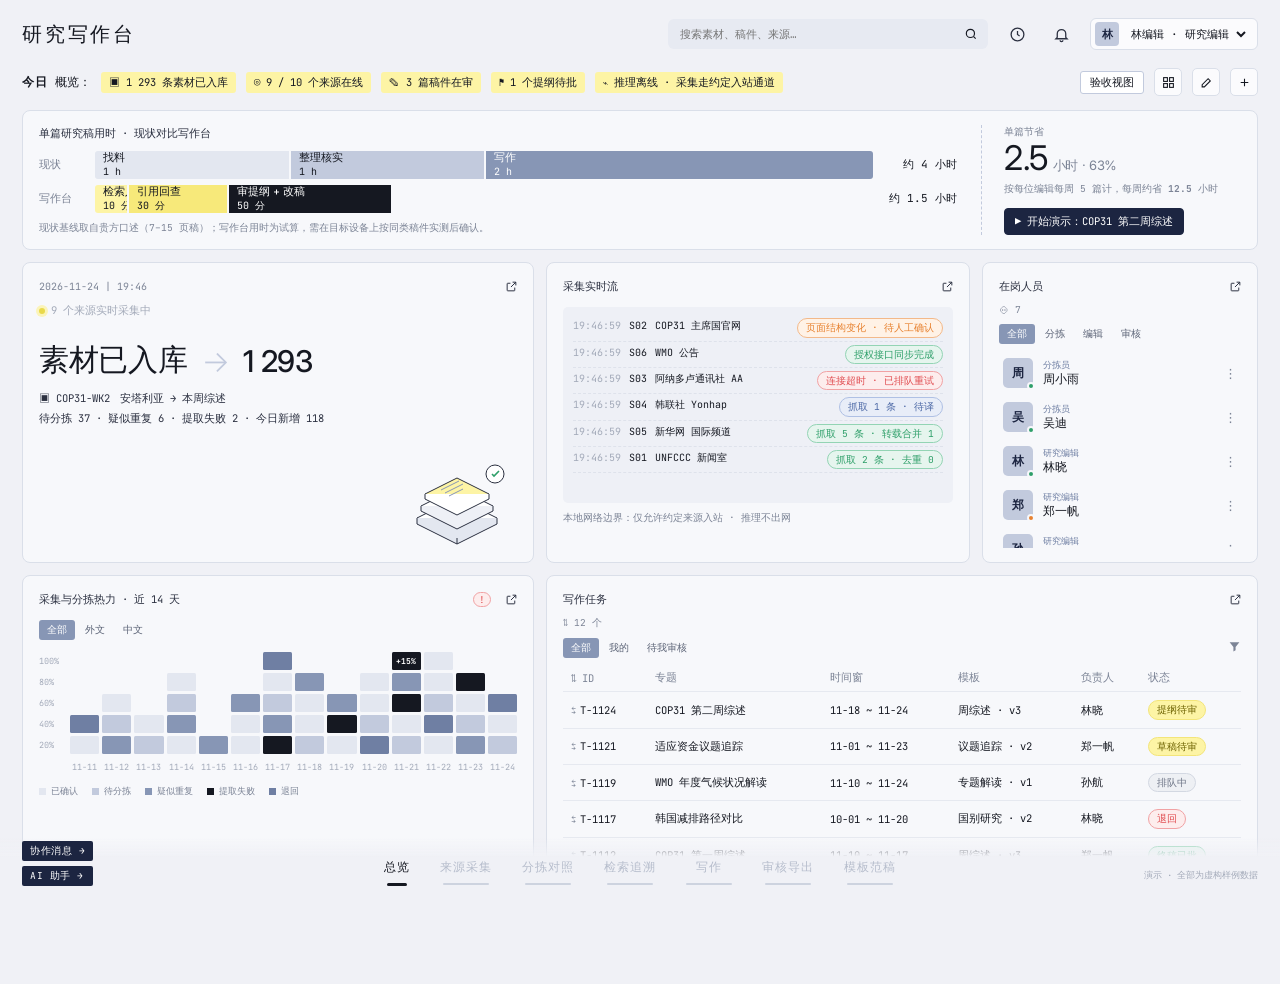
<file: client-c-demo/index.html>
<!doctype html>
<html lang="zh-CN">
<head>
<meta charset="utf-8">
<meta name="viewport" content="width=device-width,initial-scale=1">
<title>研究写作台</title>
<link rel="preconnect" href="https://fonts.googleapis.com">
<link href="https://fonts.googleapis.com/css2?family=Inter:wght@400;500;600&family=JetBrains+Mono:wght@400;500;700&display=swap" rel="stylesheet">
<style>
:root{
  --bg:#F0F1F6; --card:#F7F8FB; --card2:#FBFBFD; --line:#DADFE9; --line2:#E6E9F0;
  --gb:#C2CADD; --gb2:#A9B4CC; --gb3:#8796B5; --gb4:#6F7FA3; --gb0:#E3E7F0;
  --lemon:#FDF4A5; --lemon2:#F3E57A;
  --ink:#151821; --ink2:#2B3040; --mute:#7C8496; --mute2:#A3AAB9;
  --navy:#1C2541;
  --or:#E7812F; --or-bg:#FFF2E6; --rd:#E04B4F; --rd-bg:#FDEDED; --gr:#2E9F69; --gr-bg:#E6F5EE; --bl:#4D69A6; --bl-bg:#E8EDF8;
  --mono:"JetBrains Mono","SF Mono",Menlo,Consolas,"PingFang SC","Microsoft YaHei",monospace;
  --sans:Inter,"PingFang SC","Hiragino Sans GB","Microsoft YaHei",system-ui,sans-serif;
}
*{box-sizing:border-box}
html,body{margin:0;background:var(--bg);color:var(--ink);font-family:var(--sans);font-size:13px;-webkit-font-smoothing:antialiased}
button{font:inherit;color:inherit;cursor:pointer;border:0;background:none}
input,select,textarea{font:inherit;color:inherit}
.mono{font-family:var(--mono)}
.app{max-width:1480px;margin:0 auto;padding:14px 22px 96px}

/* header */
.top{display:flex;align-items:center;gap:14px;height:40px}
.logo{font-family:var(--sans);font-weight:500;font-size:20px;letter-spacing:.14em;display:flex;align-items:center}
.logo b{display:inline-block;width:11px;height:2px;background:var(--ink);margin:0 3px;position:relative;top:-1px}
.top .sp{flex:1}
.search{display:flex;align-items:center;background:#E7EAF2;border-radius:6px;padding:0 10px;width:320px;height:30px}
.search input{border:0;background:none;outline:none;flex:1;font-family:var(--mono);font-size:11px}
.ibtn{width:30px;height:30px;display:grid;place-items:center;border-radius:6px;color:var(--ink2)}
.ibtn:hover{background:#E4E7EF}
.user{display:flex;align-items:center;gap:8px;border:1px solid var(--line);border-radius:6px;height:32px;padding:0 8px 0 4px;background:var(--card2);position:relative}
.user .av{width:24px;height:24px;border-radius:4px;background:var(--gb);display:grid;place-items:center;font-size:11px;font-weight:600;color:var(--navy)}
.user select{border:0;background:none;font-family:var(--mono);font-size:11px;outline:none;cursor:pointer;padding-right:4px}

/* summary */
.sum{display:flex;align-items:center;gap:10px;margin:14px 0 14px;flex-wrap:wrap}
.sum .lb{font-family:var(--mono);font-size:12px;letter-spacing:.02em}
.sum .lb b{font-weight:700;letter-spacing:.06em}
.py{background:var(--lemon);font-family:var(--mono);font-size:10.5px;padding:3px 8px;border-radius:3px;display:inline-flex;gap:6px;align-items:center;white-space:nowrap}
.sum .sp{flex:1}
.sqbtn{width:28px;height:28px;border:1px solid var(--line);border-radius:5px;display:grid;place-items:center;background:var(--card2)}

/* cards */
.grid{display:grid;gap:12px}
.card{background:var(--card);border:1px solid var(--line);border-radius:8px;padding:14px 16px;position:relative;min-width:0}
.ch{display:flex;align-items:center;gap:8px;font-family:var(--mono);font-size:10.5px;color:var(--mute);margin-bottom:12px}
.ch .t{color:var(--ink2)}
.ch .sp{flex:1}
.ch .fid{background:var(--gb0);color:var(--gb4);padding:1px 5px;border-radius:3px;font-size:9.5px}
.ext{width:18px;height:18px;display:grid;place-items:center;color:var(--ink2)}
.seg{display:inline-flex;gap:2px;flex-wrap:wrap}
.seg button{font-family:var(--mono);font-size:10px;padding:3px 8px;border-radius:3px;color:#5B6376}
.seg button.on{background:var(--gb3);color:#fff}
.seg button:not(.on):hover{background:var(--gb0)}

.st{display:inline-flex;align-items:center;gap:4px;font-family:var(--mono);font-size:9.5px;padding:2px 8px;border-radius:999px;border:1px solid;white-space:nowrap;line-height:1.4}
.st.or{color:var(--or);background:var(--or-bg);border-color:#F3B98A}
.st.rd{color:var(--rd);background:var(--rd-bg);border-color:#F1A2A4}
.st.gr{color:var(--gr);background:var(--gr-bg);border-color:#93D4B4}
.st.bl{color:var(--bl);background:var(--bl-bg);border-color:#AFC0E4}
.st.gy{color:#6C7385;background:#EEF0F4;border-color:#D3D8E2}
.st.yl{color:#6D6200;background:var(--lemon);border-color:var(--lemon2)}
.st.bk{color:#fff;background:var(--ink);border-color:var(--ink)}

table.tb{width:100%;border-collapse:collapse;font-family:var(--mono);font-size:10.5px}
.tb th{font-weight:400;color:var(--mute);text-align:left;padding:6px 8px;border-bottom:1px solid var(--line2);white-space:nowrap}
.tb td{padding:8px 8px;border-bottom:1px solid var(--line2);vertical-align:middle}
.tb tr:last-child td{border-bottom:0}
.tb tr.click:hover td{background:#EFF1F7;cursor:pointer}
.tb .ic{color:var(--mute);margin-right:4px}

.btn{font-family:var(--mono);font-size:10.5px;padding:5px 10px;border-radius:4px;border:1px solid var(--line);background:var(--card2);display:inline-flex;align-items:center;gap:6px;white-space:nowrap}
.btn:hover{border-color:var(--gb3)}
.btn.pri{background:var(--navy);color:#fff;border-color:var(--navy)}
.btn.pri:hover{background:#2A365C}
.btn.yl{background:var(--lemon);border-color:var(--lemon2)}
.btn.ghost{border-color:transparent;background:none;color:var(--gb4)}
.btn.sm{padding:2px 7px;font-size:9.5px}
.btn[disabled]{opacity:.4;cursor:not-allowed}
.in{font-family:var(--mono);font-size:11px;border:1px solid var(--line);background:#fff;border-radius:4px;padding:6px 8px;outline:none;width:100%}
.in:focus{border-color:var(--gb3)}
.lbl{font-family:var(--mono);font-size:10px;color:var(--mute);margin-bottom:4px;display:block}
.muted{color:var(--mute)}
.small{font-size:11px}
.xs{font-family:var(--mono);font-size:9.5px;color:var(--mute)}
.row{display:flex;align-items:center;gap:8px}
.row.w{flex-wrap:wrap}
.hr{height:1px;background:var(--line2);margin:12px 0}
.chip{display:inline-flex;align-items:center;gap:4px;font-family:var(--mono);font-size:9.5px;padding:2px 6px;border-radius:3px;background:var(--gb0);color:var(--gb4);cursor:pointer;white-space:nowrap}
.chip:hover{background:var(--gb)}
.chip.on{background:var(--gb3);color:#fff}
.chip.old{background:#EEE8D9;color:#8A6D2F}
.hl{background:var(--lemon);padding:0 2px}
.warn{background:#FFF7E0;border:1px dashed #E9C25B;border-radius:6px;padding:8px 10px;font-size:11.5px}
.err{background:var(--rd-bg);border:1px dashed #F1A2A4;border-radius:6px;padding:8px 10px;font-size:11.5px}
.scroll{overflow:auto}

/* hero */
.hero .dt{font-family:var(--mono);font-size:10px;color:var(--mute)}
.hero .live{font-family:var(--mono);font-size:10.5px;color:var(--mute2);margin-top:8px;display:flex;align-items:center;gap:6px}
.hero .live i{width:6px;height:6px;border-radius:50%;background:#E9D94A;box-shadow:0 0 0 3px #FBF4B9}
.hero h1{font-weight:500;font-size:30px;letter-spacing:-.01em;margin:22px 0 10px;display:flex;align-items:center;gap:14px}
.hero h1 .ar{color:var(--gb);font-weight:300}
.hero .ln{font-family:var(--mono);font-size:10.5px;color:var(--ink2);margin-top:5px;display:flex;gap:10px;align-items:center}
.hero svg.ill{position:absolute;right:16px;bottom:10px}

/* heat */
.heat{display:grid;grid-template-columns:28px repeat(14,1fr);gap:3px;align-items:end;margin-top:6px}
.heat .y{font-family:var(--mono);font-size:8.5px;color:var(--mute2);height:18px;display:flex;align-items:center}
.heat .cell{height:18px;border-radius:1.5px;position:relative}
.heat .x{font-family:var(--mono);font-size:8.5px;color:var(--mute2);text-align:center;padding-top:4px}
.heat .tag{position:absolute;inset:0;display:grid;place-items:center;font-family:var(--mono);font-size:8px;color:#fff;font-weight:700}
.legend{display:flex;gap:14px;flex-wrap:wrap;margin-top:12px;font-family:var(--mono);font-size:9px;color:var(--mute)}
.legend i{display:inline-block;width:7px;height:7px;margin-right:5px;vertical-align:-1px}

/* feed */
.feed{font-family:var(--mono);font-size:10px;line-height:1.5;height:196px;overflow:hidden;background:#EEF0F6;border-radius:5px;padding:8px 10px;position:relative}
.feed .l{display:flex;gap:8px;padding:3px 0;border-bottom:1px dashed #DEE2EB;animation:fi .5s ease}
.feed .l .tm{color:var(--mute2)}
@keyframes fi{from{opacity:0;transform:translateY(-6px)}to{opacity:1}}
.mapdots{position:absolute;inset:0;pointer-events:none;opacity:.5}

/* people */
.ppl{display:flex;flex-direction:column;gap:2px;max-height:196px;overflow:auto}
.pp{display:flex;align-items:center;gap:10px;padding:6px 4px;border-radius:5px}
.pp:hover{background:#EEF0F6}
.pp .a{width:30px;height:30px;border-radius:5px;background:var(--gb);display:grid;place-items:center;font-weight:600;color:var(--navy);font-size:12px;position:relative}
.pp .a i{position:absolute;right:-2px;bottom:-2px;width:8px;height:8px;border-radius:50%;border:2px solid var(--card)}
.pp .r{font-family:var(--mono);font-size:9px;color:var(--gb4)}
.pp .n{font-size:11.5px}
.pp .dots{margin-left:auto;color:var(--mute)}

/* bottom nav */
.bnav{position:fixed;left:0;right:0;bottom:0;height:62px;background:linear-gradient(to top,var(--bg) 70%,rgba(240,241,246,0));display:flex;align-items:center;justify-content:center;z-index:20}
.tabs{display:flex;gap:30px}
.tabs a{font-family:var(--mono);font-size:10.5px;letter-spacing:.1em;color:#B6BDCC;text-decoration:none;display:flex;flex-direction:column;align-items:center;gap:7px;padding-top:6px}
.tabs a span.cn{font-size:9px;letter-spacing:.05em}
.tabs a::after{content:"";width:46px;height:2px;background:#CDD3DF;border-radius:2px}
.tabs a.on{color:var(--ink)}
.tabs a.on::after{background:var(--ink);height:3px;width:20px}
.corner{position:fixed;left:22px;bottom:14px;display:flex;flex-direction:column;gap:5px;z-index:21}
.nv{background:var(--navy);color:#fff;font-family:var(--mono);font-size:9.5px;letter-spacing:.06em;padding:3px 8px;border-radius:2px;display:inline-flex;gap:6px;align-items:center}
.nv:hover{background:#2E3A63}
.demo-note{position:fixed;right:22px;bottom:18px;font-family:var(--mono);font-size:9px;color:var(--mute2);z-index:21}

/* triage / reading */
.qitem{display:flex;gap:8px;padding:9px 8px;border-radius:6px;border:1px solid transparent;cursor:pointer}
.qitem:hover{background:#EEF0F6}
.qitem.on{background:#fff;border-color:var(--gb)}
.qitem .tt{font-size:12px;line-height:1.35}
.qitem .mt{font-family:var(--mono);font-size:9.5px;color:var(--mute);margin-top:3px;display:flex;gap:6px;flex-wrap:wrap;align-items:center}
.pair{display:grid;grid-template-columns:1fr 1fr;gap:0;border:1px solid var(--line2);border-radius:6px;margin-bottom:8px;cursor:pointer;background:#fff;overflow:hidden}
.pair:hover{border-color:var(--gb2)}
.pair.on{border-color:var(--gb4);box-shadow:0 0 0 2px var(--gb0)}
.pair>div{padding:10px 12px;font-size:12.5px;line-height:1.65}
.pair>div:first-child{border-right:1px solid var(--line2);color:var(--ink2)}
.pair .pn{font-family:var(--mono);font-size:9px;color:var(--mute2);display:flex;gap:6px;align-items:center;margin-bottom:4px}
.pair.bad>div:last-child{background:#FFF6F6}

/* writing */
.stepper{display:flex;gap:0;align-items:center;font-family:var(--mono);font-size:10.5px;flex-wrap:wrap}
.stepper .s{display:flex;align-items:center;gap:6px;color:var(--mute2);padding:4px 0}
.stepper .s i{width:18px;height:18px;border-radius:50%;border:1px solid var(--gb);display:grid;place-items:center;font-style:normal;font-size:9px}
.stepper .s.done{color:var(--ink2)} .stepper .s.done i{background:var(--gb3);border-color:var(--gb3);color:#fff}
.stepper .s.cur{color:var(--ink)} .stepper .s.cur i{background:var(--lemon);border-color:#D9C94B;color:var(--ink)}
.stepper .bar{width:34px;height:1px;background:var(--gb);margin:0 10px}
.sec{background:#fff;border:1px solid var(--line2);border-radius:6px;padding:12px 14px;margin-bottom:8px}
.sec.gap{border-color:#E9C25B;background:#FFFDF2}
.sec h4{margin:0 0 6px;font-size:13.5px;font-weight:600;display:flex;gap:8px;align-items:center}
.sec h4 .n{font-family:var(--mono);font-size:10px;color:var(--mute)}
.sec ul{margin:4px 0 8px;padding-left:18px;font-size:12px;line-height:1.7;color:var(--ink2)}
.para{position:relative;font-size:13.5px;line-height:1.85;padding:8px 12px;border-radius:6px;border:1px solid transparent;margin:0 -12px}
.para:hover{background:#fff;border-color:var(--line2)}
.para.lock{background:#F6F8FD}
.para.ret{background:#FFF6F6;border-color:#F1A2A4}
.para .acts{position:absolute;right:6px;top:-12px;display:none;gap:4px}
.para:hover .acts{display:flex}
.cite{font-family:var(--mono);font-size:9.5px;color:var(--bl);background:var(--bl-bg);border-radius:3px;padding:0 4px;cursor:pointer;margin:0 1px;white-space:nowrap}
.cite:hover{background:var(--gb)}
.unv{background:linear-gradient(transparent 55%,#FBE7A6 55%);cursor:help}
.doc h2{font-size:15px;font-weight:600;margin:18px 0 6px}
.doc h1{font-size:21px;font-weight:600;margin:4px 0 4px}
.caret::after{content:"▍";animation:bl 1s infinite;color:var(--gb4)}
@keyframes bl{50%{opacity:0}}

.ckr{display:grid;grid-template-columns:22px 1fr auto;gap:8px;padding:10px 4px;border-bottom:1px solid var(--line2);align-items:start}
.ckr:last-child{border-bottom:0}
.ckr .ico{width:18px;height:18px;border-radius:50%;display:grid;place-items:center;font-size:10px;font-family:var(--mono)}
.cmp{display:grid;grid-template-columns:1fr 1fr;gap:8px;margin-top:8px}
.cmp>div{background:#fff;border:1px solid var(--line2);border-radius:5px;padding:8px;font-size:11.5px;line-height:1.55}
.ver{display:flex;gap:10px;padding:7px 0;font-family:var(--mono);font-size:10px;border-bottom:1px dashed var(--line2);align-items:center}
.ver:last-child{border-bottom:0}
.ver .d{width:8px;height:8px;border-radius:50%;background:var(--gb2);flex:none}

/* modal + toast */
.mask{position:fixed;inset:0;background:rgba(21,24,33,.28);display:none;align-items:center;justify-content:center;z-index:50}
.mask.on{display:flex}
.modal{background:var(--card);border:1px solid var(--line);border-radius:10px;width:min(640px,92vw);max-height:84vh;overflow:auto;padding:18px 20px;box-shadow:0 20px 60px rgba(28,37,65,.18)}
.toast{position:fixed;top:18px;left:50%;transform:translateX(-50%) translateY(-80px);background:var(--navy);color:#fff;font-family:var(--mono);font-size:11px;padding:9px 14px;border-radius:6px;z-index:60;transition:.25s;max-width:90vw}
.toast.on{transform:translateX(-50%) translateY(0)}
.drawer{position:fixed;left:22px;bottom:70px;width:360px;max-width:calc(100vw - 44px);height:440px;background:var(--card);border:1px solid var(--line);border-radius:10px;box-shadow:0 16px 50px rgba(28,37,65,.18);z-index:40;display:none;flex-direction:column}
.drawer.on{display:flex}
.msgs{flex:1;overflow:auto;padding:12px;display:flex;flex-direction:column;gap:8px}
.m{font-size:12px;line-height:1.6;padding:8px 10px;border-radius:7px;max-width:88%}
.m.me{align-self:flex-end;background:var(--navy);color:#fff}
.m.ai{background:#fff;border:1px solid var(--line2)}
.drop{border:1.5px dashed var(--gb2);border-radius:8px;padding:16px;text-align:center;font-family:var(--mono);font-size:10.5px;color:var(--mute);background:#F3F5FA;cursor:pointer}
.drop:hover{background:#EBEEF6}
.kpi{display:flex;flex-direction:column;gap:2px}
.kpi b{font-weight:500;font-size:22px;letter-spacing:-.01em}
.kpi span{font-family:var(--mono);font-size:9.5px;color:var(--mute)}
.bar{height:6px;border-radius:3px;background:var(--gb0);overflow:hidden}
.bar i{display:block;height:100%;background:var(--gb3)}
.spin{display:inline-block;width:10px;height:10px;border:1.5px solid var(--gb2);border-top-color:var(--navy);border-radius:50%;animation:sp .8s linear infinite}
@keyframes sp{to{transform:rotate(360deg)}}

@media (max-width:1100px){
  .g-ov,.g-src,.g-tri,.g-sea,.g-wr,.g-rv,.g-lib{grid-template-columns:1fr!important}
  .g-ov>*,.g-src>*,.g-tri>*,.g-sea>*,.g-wr>*,.g-rv>*,.g-lib>*{grid-column:auto!important;grid-row:auto!important}
  .search{display:none}
  .tabs{gap:12px;overflow:auto;padding:0 10px}
  .tabs a{font-size:9px}
  .tabs a::after{width:28px}
  .demo-note{display:none}
  .app{padding:12px 16px 110px}
  .corner{display:none}
  .hero svg.ill{display:none}
  .logo{font-size:16px}
  .user select{max-width:110px}
  .hero h1{font-size:24px}
}

/* 验收视图：需求编号默认隐藏 */
body:not(.acc) .fid{display:none}
.ch .fid{margin-left:6px}
.accbtn{font-family:var(--mono);font-size:10.5px;padding:3px 9px;border-radius:3px;border:1px solid var(--gb1,#C2CADD);background:#fff;color:var(--ink)}
.accbtn.on{background:var(--ink);color:#fff;border-color:var(--ink)}
.tabs a{font-family:var(--sans);font-size:12px;letter-spacing:.08em}
/* 单篇用时对比 */
.vcard{margin-bottom:12px}
.vgrid{display:grid;grid-template-columns:1fr 260px;gap:24px;align-items:center}
.vrow{display:flex;align-items:center;gap:10px;margin:6px 0}
.vl{width:46px;font-size:11px;color:var(--mute)}
.vt{width:74px;text-align:right;font-family:var(--mono);font-size:11px}
.vbar{flex:1;display:flex;height:28px;border-radius:3px;overflow:hidden;gap:2px}
.vbar span{display:flex;flex-direction:column;justify-content:center;padding:0 8px;font-family:var(--mono);font-size:10px;white-space:nowrap;overflow:hidden;min-width:0}
.vbar span b{font-family:var(--sans);font-weight:500;font-size:10.5px}
.vb0{background:#E3E7F0}.vb1{background:#C2CADD}.vb2{background:#8796B5;color:#fff}
.vn0{background:var(--lemon)}.vn1{background:#F7E97A}.vn2{background:#151821;color:#fff}
.vkpi{border-left:1px dashed #C2CADD;padding-left:22px}
.vbig{font-size:34px;font-weight:400;letter-spacing:-.01em;line-height:1.1}
.vbig small{font-size:13px;color:var(--mute)}
@media (max-width:820px){.vgrid{grid-template-columns:1fr}.vkpi{border-left:0;padding-left:0;border-top:1px dashed #C2CADD;padding-top:12px}}
</style>
</head>
<body>
<div class="app">
  <div class="top">
    <div class="logo">研究写作台</div>
    <div class="sp"></div>
    <div class="search"><input id="gsearch" placeholder="搜索素材、稿件、来源…" onkeydown="if(event.key==='Enter'){S.q=this.value;go('search')}"><svg width="14" height="14" viewBox="0 0 24 24" fill="none" stroke="currentColor" stroke-width="2"><circle cx="11" cy="11" r="7"/><path d="m20 20-3.5-3.5"/></svg></div>
    <button class="ibtn" title="运行状态" onclick="openOps()"><svg width="17" height="17" viewBox="0 0 24 24" fill="none" stroke="currentColor" stroke-width="1.8"><circle cx="12" cy="12" r="9"/><path d="M12 7v5l3 2"/></svg></button>
    <button class="ibtn" title="通知" onclick="toast('3 条新通知：提纲待审 1 · 采集失败 1 · 退回段落 1')"><svg width="17" height="17" viewBox="0 0 24 24" fill="none" stroke="currentColor" stroke-width="1.8"><path d="M6 16V11a6 6 0 1 1 12 0v5l2 2H4z"/><path d="M10 20a2 2 0 0 0 4 0"/></svg></button>
    <div class="user"><div class="av" id="uav">林</div>
      <select id="role" onchange="setRole(this.value)">
        <option value="分拣员">周分拣 · 分拣员</option>
        <option value="编辑" selected>林编辑 · 研究编辑</option>
        <option value="审核人">陈审核 · 审核人</option>
        <option value="运维">王工 · 技术运维</option>
      </select>
    </div>
  </div>

  <div class="sum">
    <div class="lb"><b>今日</b> 概览：</div>
    <span class="py">▣ <span id="s1">1 284</span> 条素材已入库</span>
    <span class="py">◎ 9 / 10 个来源在线</span>
    <span class="py">✎ <span id="s3">3</span> 篇稿件在审</span>
    <span class="py">⚑ 1 个提纲待批</span>
    <span class="py">⌁ 推理离线 · 采集走约定入站通道</span>
    <div class="sp"></div>
    <button class="accbtn" id="accbtn" title="显示需求编号 F01–F16，便于对照验收" onclick="toggleAcc()">验收视图</button>
    <button class="sqbtn" title="布局" onclick="toast('布局：卡片网格（演示）')"><svg width="13" height="13" viewBox="0 0 24 24" fill="none" stroke="currentColor" stroke-width="2"><rect x="3" y="3" width="7" height="7"/><rect x="14" y="3" width="7" height="7"/><rect x="3" y="14" width="7" height="7"/><rect x="14" y="14" width="7" height="7"/></svg></button>
    <button class="sqbtn" title="新建写作任务" onclick="newTask()"><svg width="13" height="13" viewBox="0 0 24 24" fill="none" stroke="currentColor" stroke-width="2"><path d="M4 20h4L19 9l-4-4L4 16z"/></svg></button>
    <button class="sqbtn" title="提交文件/链接" onclick="go('sources');setTimeout(()=>document.getElementById('urlin')&&document.getElementById('urlin').focus(),50)"><svg width="13" height="13" viewBox="0 0 24 24" fill="none" stroke="currentColor" stroke-width="2"><path d="M12 5v14M5 12h14"/></svg></button>
  </div>

  <main id="view"></main>
</div>

<div class="corner">
  <button class="nv" onclick="toggleDrawer('msg')">协作消息 →</button>
  <button class="nv" onclick="toggleDrawer('ai')">AI 助手 →</button>
</div>
<div class="demo-note">演示 · 全部为虚构样例数据</div>
<nav class="bnav"><div class="tabs" id="tabs"></div></nav>

<div class="drawer" id="drawer">
  <div class="ch" style="padding:12px 14px 0;margin:0"><span class="t" id="dwt">本地 AI 助手</span><span class="sp"></span><button class="ext" onclick="toggleDrawer()">✕</button></div>
  <div class="msgs" id="msgs"></div>
  <div style="padding:10px;border-top:1px solid var(--line2);display:flex;gap:6px"><input class="in" id="ain" placeholder="问：哪些章节还缺证据？" onkeydown="if(event.key==='Enter')ask()"><button class="btn pri" onclick="ask()">发送</button></div>
</div>
<div class="mask" id="mask" onclick="if(event.target===this)closeModal()"><div class="modal" id="modal"></div></div>
<div class="toast" id="toast"></div>

<script>
/* ================= DATA (虚构演示数据) ================= */
const TABS=[['overview','总览','概览'],['sources','来源采集','来源'],['triage','分拣对照','分拣'],['search','检索追溯','检索'],['write','写作','写作'],['review','审核导出','审核'],['library','模板范稿','范稿']];

const SOURCES=[
 {id:'S01',n:'UNFCCC 新闻室',ty:'RSS',lang:'英',lic:'公开·注明出处',up:'每 30 分钟',last:'11-24 09:41',st:'正常',cnt:212},
 {id:'S02',n:'COP31 主席国官网',ty:'稳定公开页面',lang:'英/土',lic:'公开·注明出处',up:'每小时',last:'11-24 09:30',st:'正常',cnt:96},
 {id:'S03',n:'阿纳多卢通讯社 AA',ty:'RSS',lang:'土/英',lic:'公开·摘录',up:'每 30 分钟',last:'11-24 08:12',st:'失败',why:'连接超时（3 次）',cnt:148},
 {id:'S04',n:'韩联社 Yonhap',ty:'稳定公开页面',lang:'韩/英',lic:'公开·摘录',up:'每小时',last:'11-24 09:05',st:'正常',cnt:131},
 {id:'S05',n:'新华网 国际频道',ty:'RSS',lang:'中',lic:'公开·注明出处',up:'每 30 分钟',last:'11-24 09:44',st:'正常',cnt:257},
 {id:'S06',n:'世界气象组织 WMO 公告',ty:'授权接口',lang:'英',lic:'授权接口',up:'每日 08:00',last:'11-24 08:00',st:'正常',cnt:38},
 {id:'S07',n:'欧盟委员会新闻室',ty:'RSS',lang:'英',lic:'公开·注明出处',up:'每小时',last:'11-24 09:12',st:'正常',cnt:84},
 {id:'S08',n:'天山网',ty:'稳定公开页面',lang:'维/中',lic:'公开·注明出处',up:'每日 2 次',last:'11-24 07:00',st:'正常',cnt:41,note:'维吾尔语待逐语种验收'},
 {id:'S09',n:'某国际智库评论',ty:'稳定公开页面',lang:'英',lic:'许可待续期',up:'—',last:'11-15 10:00',st:'暂停',why:'使用许可待续期，历史引用仍可查',cnt:57},
 {id:'S10',n:'客户自有资料（提交）',ty:'文件 / 链接',lang:'中/英',lic:'自有',up:'手动',last:'11-23 17:20',st:'正常',cnt:220},
];

const MATS=[
 {id:'M-0401',t:'COP31 开幕：第二周部长级谈判启动',src:'UNFCCC 新闻室',lang:'英',pub:'11-23 10:05',got:'11-23 10:31',topic:['COP31 综述'],st:'已确认',ver:'v1',url:'https://unfccc.int/news/cop31-week-two',alive:true,
  o:['The second week of COP31 opened in Antalya on Monday, with ministers arriving to take over negotiations on finance, adaptation and the global stocktake follow-up.','The UNFCCC secretariat said more than 42,000 participants had registered for the conference.'],
  z:['COP31 第二周会议于周一在安塔利亚开幕，各国部长陆续抵达，接手资金、适应及全球盘点后续议题的谈判。','《公约》秘书处表示，大会注册参会人数已超过 4.2 万人。']},
 {id:'M-0405',t:'Presidency outlines final-week roadmap and closing plenary timing',src:'COP31 主席国官网',lang:'英',pub:'11-21 09:50',got:'11-21 10:14',topic:['COP31 综述'],st:'已确认',ver:'v1',url:'https://cop31.example/roadmap',alive:false,snap:'2026-11-21 10:14',
  o:['The Presidency set out a roadmap for the final week, aiming to close the plenary on Friday evening.','Informal consultations on the mitigation work programme will continue in parallel.'],
  z:['主席国公布最后一周路线图，目标是在周五晚间结束全体会议。','关于减缓工作方案的非正式磋商将并行推进。']},
 {id:'M-0409',t:'Kayıtlı katılımcı sayısı 46 bini aştı',src:'阿纳多卢通讯社 AA',lang:'土',pub:'11-23 14:20',got:'11-23 14:40',topic:['COP31 综述'],st:'已确认',ver:'v1',url:'https://aa.example/cop31-katilimci',alive:true,
  o:["COP31'e kayıtlı katılımcı sayısı 46 bini aştı.","Organizatörler, sayının ikinci haftada artmaya devam ettiğini belirtti."],
  z:['COP31 注册参会人数已超过 4.6 万人。','主办方表示，该数字在第二周仍持续增长。']},
 {id:'M-0412',t:'Presidency publishes draft text on adaptation finance',src:'UNFCCC 新闻室',lang:'英',pub:'11-22 18:40',got:'11-22 19:02',topic:['COP31 综述','适应资金'],st:'待分拣',ver:'v1',url:'https://unfccc.int/news/draft-adaptation-finance',alive:true,
  o:['The COP31 Presidency on Saturday released a draft negotiating text on adaptation finance, proposing to triple adaptation funding from 2025 levels by 2030.','Parties have until Tuesday to submit comments. Several delegations said the figure "remains under discussion".','The draft does not specify how contributions would be shared among developed countries.'],
  z:['COP31 主席国周六发布适应资金谈判草案文本，提议到 2030 年将适应资金在 2025 年水平上增加三倍。','各缔约方须在周二前提交意见。多个代表团表示该数字"仍在讨论中"。','草案未明确发达国家之间如何分摊出资。'],
  flags:{0:'疑义：triple 应译"增至三倍"，"增加三倍"会被理解为四倍'}},
 {id:'M-0415',t:'Presidency publishes draft text on adaptation finance（转载）',src:'欧盟委员会新闻室',lang:'英',pub:'11-22 20:10',got:'11-22 20:30',topic:['COP31 综述'],st:'疑似重复',ver:'v1',url:'https://ec.example/cop31-adaptation',alive:true,dup:'M-0412',
  o:['The COP31 Presidency on Saturday released a draft negotiating text on adaptation finance...'],z:['（与 M-0412 同文转载）']},
 {id:'M-0418',t:'适应资金草案：多方要求明确基线年份（11-23 更新）',src:'新华网 国际频道',lang:'中',pub:'11-23 16:02',got:'11-23 16:20',topic:['COP31 综述','适应资金'],st:'已确认',ver:'v2',url:'https://xinhua.example/cop31-adapt',alive:true,rev:'同一报道 11-22 21:15 首发，11-23 16:02 修订',
  o:['多个发展中国家代表团要求在草案中明确以 2025 年为基线，并增加赠款比例的表述。','有代表团提出，资金目标应与各国适应计划的实施需求挂钩。'],z:null},
 {id:'M-0421',t:'한국 정부, COP31서 2035 감축목표 이행계획 설명',src:'韩联社 Yonhap',lang:'韩',pub:'11-23 11:30',got:'11-23 11:52',topic:['COP31 综述','各方立场'],st:'待分拣',ver:'v1',url:'https://yna.example/cop31-korea',alive:true,
  o:['한국 정부 대표단은 23일 COP31 고위급 회의에서 2035년 국가 온실가스 감축목표 이행계획을 설명했다.','대표단은 재생에너지 확대와 석탄발전 단계적 감축을 핵심 과제로 제시했다.'],
  z:['韩国政府代表团 23 日在 COP31 高级别会议上介绍了 2035 年国家温室气体减排目标的实施计划。','代表团将扩大可再生能源和逐步削减煤电列为核心任务。']},
 {id:'M-0423',t:"Türkiye, ev sahibi olarak finans müzakerelerinde uzlaşı çağrısı yaptı",src:'COP31 主席国官网',lang:'土',pub:'11-23 17:45',got:'11-23 18:00',topic:['COP31 综述','各方立场'],st:'待分拣',ver:'v1',url:'https://cop31.example/tr-call',alive:true,
  o:["Ev sahibi ülke Türkiye, finans müzakerelerinde tarafları uzlaşıya çağırdı.","Açıklamada, uyum finansmanının konferansın öncelikli başlıklarından biri olduğu vurgulandı."],
  z:['东道国土耳其呼吁各方在资金谈判中达成妥协。','声明强调，适应资金是本次大会的优先议题之一。']},
 {id:'M-0426',t:'WMO 区域气候报告附件（扫描版 PDF）',src:'世界气象组织 WMO 公告',lang:'英',pub:'11-22 08:00',got:'11-22 08:30',topic:['COP31 综述'],st:'提取失败',ver:'v1',url:'https://wmo.example/annex-scan.pdf',alive:true,
  o:['［正文含图片嵌字，未能提取可用文本］'],z:null,fail:'正文提取失败：扫描版 PDF 无文字层，标记为扫描件待处理（批量 OCR 不在首轮范围）'},
 {id:'M-0430',t:'Loss and damage fund board approves first disbursement window',src:'UNFCCC 新闻室',lang:'英',pub:'11-24 08:20',got:'11-24 08:41',topic:['COP31 综述','损失与损害'],st:'已确认',ver:'v1',url:'https://unfccc.int/news/ld-fund-window',alive:true,
  o:['The Board of the Fund for responding to Loss and Damage approved its first call for funding requests on Monday.','The initial window will be open to developing countries particularly vulnerable to climate impacts.'],
  z:['应对损失与损害基金理事会周一批准了首轮资金申请征集。','首轮窗口面向特别易受气候影响的发展中国家开放。']},
 {id:'M-0433',t:'WMO: 2026 on track to be among three warmest years',src:'世界气象组织 WMO 公告',lang:'英',pub:'11-24 08:00',got:'11-24 08:05',topic:['COP31 综述','气候科学'],st:'待分拣',ver:'v1',url:'https://wmo.example/state-2026',alive:true,
  o:['The WMO said 2026 is on track to rank among the three warmest years on record.','The provisional report will be updated in March.'],
  z:['世界气象组织称，2026 年有望跻身有记录以来最热的三个年份之一。','该临时报告将于 3 月更新。']},
 {id:'M-0436',t:'EU sets out position on new collective finance goal follow-up',src:'欧盟委员会新闻室',lang:'英',pub:'11-23 12:00',got:'11-23 12:20',topic:['COP31 综述','各方立场'],st:'退回',ver:'v1',url:'https://ec.example/ncqg',alive:true,ret:'标题与正文不符，疑似抓取到列表页',
  o:['［抓取到频道列表页］'],z:null},
];
const HIST=[
 {id:'H-2025-11',t:'COP30 第二周综述（旧稿）',kind:'旧稿',date:'2025-11-21',st:'已归档',snip:'损失与损害基金在上届大会期间完成了理事会组建……'},
 {id:'R-017',t:'国际会议周综述 · 范稿（已审）',kind:'范稿',date:'2026-06-14',st:'已审范稿',snip:'按"概况—进展—立场—看点"四段式组织，单段不超过 300 字……'},
 {id:'R-021',t:'多边谈判议题追踪 · 范稿（已审）',kind:'范稿',date:'2026-09-30',st:'已审范稿',snip:'各方立场一节，须逐方注明表态时间与出处……'},
 {id:'X-009',t:'【委托方乙】内部研判材料',kind:'受限',date:'2026-11-20',st:'受限',snip:'仅审核人可见。',acl:['审核人']},
];
const PEOPLE=[['周','分拣员','周小雨','gr'],['吴','分拣员','吴迪','gr'],['林','研究编辑','林晓','gr'],['郑','研究编辑','郑一帆','or'],['孙','研究编辑','孙航','gy'],['陈','审核人','陈审核','gr'],['王','技术运维','王工','gr']];
const FEEDPOOL=[
 ['S01','UNFCCC 新闻室','抓取 2 条 · 去重 0','gr'],['S05','新华网 国际频道','抓取 5 条 · 转载合并 1','gr'],['S04','韩联社 Yonhap','抓取 1 条 · 待译','bl'],
 ['S03','阿纳多卢通讯社 AA','连接超时 · 已排队重试','rd'],['S06','WMO 公告','授权接口同步完成','gr'],['S02','COP31 主席国官网','页面结构变化 · 待人工确认','or'],
 ['S07','欧盟委员会新闻室','抓取 3 条 · 疑似重复 1','or'],['S10','客户自有资料','导入 Word 2 份','gr'],['S08','天山网','抓取 1 条 · 扫描件待处理','or']];

/* ================= STATE ================= */
const S={view:'overview',role:'编辑',q:'',sel:'M-0412',qf:'全部',pairSel:null,
 pack:['M-0401','M-0405','M-0409','M-0412','M-0418','M-0421','M-0423'],evid:'M-0405',
 queue:[
  {t:'11-24 09:41',n:'UNFCCC 新闻室 · 6 条',st:'成功'},
  {t:'11-24 09:30',n:'COP31 主席国官网 · 3 条',st:'成功'},
  {t:'11-24 08:12',n:'阿纳多卢通讯社 AA · RSS',st:'失败',why:'连接超时（3 次）'},
  {t:'11-24 08:05',n:'WMO 授权接口 · 1 条',st:'成功'},
  {t:'11-23 17:20',n:'客户提交：会议日程.docx',st:'成功'},
  {t:'11-23 17:21',n:'客户提交：会议日程.docx',st:'重复',why:'与已有材料相同，未生成新记录'},
 ],
 urls:['https://unfccc.int/news/draft-adaptation-finance'],
 dedup:{a:null,b:null},
 task:{stage:'form',name:'COP31 第二周综述',proj:'国际会议追踪 2026',win:'11-18 ~ 11-24',tpl:'周综述 · v3',len:'8–10 页',olv:1,gapFixed:false,olApproved:false,olHist:[],draftVer:0,genDone:false,locked:{},paras:[],ret:{},cite:{},final:false,exported:[],exemplar:false},
};
function mat(id){return MATS.find(m=>m.id===id)}

/* ================= UTIL ================= */
const $=s=>document.querySelector(s);
const esc=s=>String(s).replace(/[&<>"]/g,c=>({'&':'&amp;','<':'&lt;','>':'&gt;','"':'&quot;'}[c]));
let tt;function toast(m){const t=$('#toast');t.textContent=m;t.classList.add('on');clearTimeout(tt);tt=setTimeout(()=>t.classList.remove('on'),2600)}
function need(role){if(S.role!==role){toast('当前角色无此权限：需要「'+role+'」，请在右上角切换角色');return false}return true}
function stCls(s){return {'已确认':'gr','正常':'gr','成功':'gr','At time':'gr','已批':'gr','终稿已批':'gr','可定位':'gr','已确认引用':'gr','已审范稿':'gr','已归档':'gy','待分拣':'bl','提纲待审':'yl','草稿待审':'yl','撰稿中':'bl','排队中':'gy','疑似重复':'or','重复':'or','退回':'rd','失败':'rd','提取失败':'rd','暂停':'gy','受限':'bk'}[s]||'gy'}
function st(s){return `<span class="st ${stCls(s)}">${esc(s)}</span>`}
const IC={ext:'<svg width="13" height="13" viewBox="0 0 24 24" fill="none" stroke="currentColor" stroke-width="1.8"><path d="M14 4h6v6M20 4l-9 9"/><path d="M18 14v5a1 1 0 0 1-1 1H5a1 1 0 0 1-1-1V7a1 1 0 0 1 1-1h5"/></svg>',
 filt:'<svg width="13" height="13" viewBox="0 0 24 24" fill="currentColor"><path d="M3 4h18l-7 9v6l-4 2v-8z"/></svg>',
 link:'<svg width="11" height="11" viewBox="0 0 24 24" fill="none" stroke="currentColor" stroke-width="2"><path d="M10 14a5 5 0 0 0 7 0l3-3a5 5 0 0 0-7-7l-1 1"/><path d="M14 10a5 5 0 0 0-7 0l-3 3a5 5 0 0 0 7 7l1-1"/></svg>',
 doc:'<svg width="11" height="11" viewBox="0 0 24 24" fill="none" stroke="currentColor" stroke-width="2"><path d="M6 2h9l5 5v15H6z"/><path d="M14 2v6h6"/></svg>'};
function card(title,fid,body,extra='',style=''){return `<section class="card" style="${style}"><div class="ch"><span class="t">${title}</span>${fid?`<span class="fid">${fid}</span>`:''}<span class="sp"></span>${extra}<button class="ext" onclick="toast('在新窗口打开（演示）')">${IC.ext}</button></div>${body}</section>`}

/* ================= ROUTER ================= */
function go(v){S.view=v;location.hash=v;render();window.scrollTo(0,0)}
window.addEventListener('hashchange',()=>{const v=location.hash.slice(1);if(v&&v!==S.view&&TABS.some(t=>t[0]===v)){S.view=v;render()}});
function setRole(r){S.role=r;$('#uav').textContent={'分拣员':'周','编辑':'林','审核人':'陈','运维':'王'}[r];toast('已切换为：'+r+'（界面、检索与导出按该角色授权）');render()}
function render(){
 $('#tabs').innerHTML=TABS.map(t=>`<a href="#${t[0]}" class="${S.view===t[0]?'on':''}" onclick="event.preventDefault();go('${t[0]}')">${t[1]}</a>`).join('');
 const f={overview:vOverview,sources:vSources,triage:vTriage,search:vSearch,write:vWrite,review:vReview,library:vLibrary}[S.view];
 $('#view').innerHTML=f();
 if(S.view==='overview')startFeed();else stopFeed();
}

/* ================= OVERVIEW ================= */
/* 单篇用时对比：基线取自客户口述（找料 1h、整理核实 1h、写作 2h）；新流程为试算，待目标设备实测 */
const VAL={base:[['找料',60],['整理核实',60],['写作',120]],now:[['检索入包',10],['引用回查',30],['审提纲 + 改稿',50]],perWeek:5};
function valueBanner(){
 const b=VAL.base.reduce((a,x)=>a+x[1],0),n=VAL.now.reduce((a,x)=>a+x[1],0),save=b-n,pct=Math.round(save/b*100);
 const bar=(arr,cls)=>`<div class="vbar">${arr.map((x,i)=>`<span class="${cls}${i}" style="width:${x[1]/b*100}%"><b>${x[0]}</b>${x[1]>=60?x[1]/60+' h':x[1]+' 分'}</span>`).join('')}</div>`;
 const h=m=>m%60?(m/60).toFixed(1):m/60;
 return `<section class="card vcard"><div class="vgrid">
  <div><div class="ch" style="margin:0 0 10px"><span class="t">单篇研究稿用时 · 现状对比写作台</span><span class="fid">AC07</span></div>
   <div class="vrow"><span class="vl">现状</span>${bar(VAL.base,'vb')}<span class="vt">约 ${h(b)} 小时</span></div>
   <div class="vrow"><span class="vl">写作台</span><div style="flex:1;display:flex">${bar(VAL.now,'vn').replace('class="vbar"','class="vbar" style="width:'+(n/b*100)+'%"')}</div><span class="vt">约 ${h(n)} 小时</span></div>
   <div class="xs" style="margin-top:8px">现状基线取自贵方口述（7–15 页稿）；写作台用时为试算，需在目标设备上按同类稿件实测后确认。</div></div>
  <div class="vkpi"><div class="xs">单篇节省</div><div class="vbig">${h(save)}<small> 小时 · ${pct}%</small></div>
   <div class="xs" style="margin-top:6px">按每位编辑每周 ${VAL.perWeek} 篇计，每周约省 <b>${h(save*VAL.perWeek)}</b> 小时</div>
   <button class="btn pri" style="margin-top:12px" onclick="startDemo()">▶ 开始演示：COP31 第二周综述</button></div>
 </div></section>`}
function startDemo(){if(S.role!=='编辑'){S.role='编辑';$('#role').value='编辑';$('#uav').textContent='林'}go(S.task.stage==='review'||S.task.final?'review':'write');toast('演示任务 T-1124：选材料 → 审提纲 → 撰稿 → 引用检查 → 导出')}
function toggleAcc(){const on=document.body.classList.toggle('acc');$('#accbtn').classList.toggle('on',on);toast(on?'已显示需求编号 F01–F16，便于对照验收用例':'已隐藏需求编号')}
function taskStatus(){const k=S.task;if(k.final)return '终稿已批';if(k.stage==='review')return '草稿待审';if(k.stage==='draft')return '撰稿中';if(k.stage==='outline')return k.olApproved?'已批':'提纲待审';return '提纲待审'}
function vOverview(){
 const now=new Date();const pad=n=>String(n).padStart(2,'0');
 const hero=`<section class="card hero" style="grid-column:1/2;min-height:176px">
   <div class="row"><span class="dt">2026-11-24 | ${pad(now.getHours())}:${pad(now.getMinutes())}</span><span class="sp" style="flex:1"></span><button class="ext" onclick="go('sources')">${IC.ext}</button></div>
   <div class="live"><i></i>9 个来源实时采集中</div>
   <h1>素材已入库 <span class="ar">→</span> <span id="bigN">${fmtN(NCOUNT)}</span></h1>
   <div class="ln"><span>▣ COP31-WK2</span><span>安塔利亚 → 本周综述</span></div>
   <div class="ln muted">待分拣 37 · 疑似重复 6 · 提取失败 2 · 今日新增 118</div>
   <svg class="ill" width="120" height="92" viewBox="0 0 120 92" fill="none" stroke="#2B3040" stroke-width="1">
     <path d="M20 58 60 38l40 20-40 20z" fill="#fff"/><path d="M20 58v6l40 20 40-20v-6" fill="#E3E7F0"/><path d="M60 78v6"/>
     <path d="M24 46 60 28l36 18-36 18z" fill="#fff"/><path d="M24 46v5l36 18 36-18v-5" fill="#EEF0F6"/>
     <path d="M28 34 60 18l32 16-32 16z" fill="#FDF4A5"/><path d="M28 34v5l32 16 32-16v-5" fill="#fff"/>
     <path d="M44 30l18-9M48 33l18-9M52 36l14-7" stroke="#8796B5"/>
     <circle cx="98" cy="14" r="9" fill="#fff"/><path d="M95 14l2 2 5-5" stroke="#2E9F69" stroke-width="1.6"/>
   </svg></section>`;
 // heat
 const cats=[['#E3E7F0','已确认'],['#C2CADD','待分拣'],['#8796B5','疑似重复'],['#151821','提取失败'],['#6F7FA3','退回']];
 const days=['11','12','13','14','15','16','17','18','19','20','21','22','23','24'];
 const H=[2,3,2,4,1,3,5,4,3,4,5,5,4,3];
 let cells='';const yl=['100%','80%','60%','40%','20%'];
 for(let r=0;r<5;r++){cells+=`<div class="y">${yl[r]}</div>`;for(let c=0;c<14;c++){const on=5-r<=H[c];let col='transparent';if(on){const k=(c*7+r*3)%11;col=k<4?'#E3E7F0':k<7?'#C2CADD':k<9?'#8796B5':k<10?'#6F7FA3':'#151821'}const tag=(c===10&&r===0)?'<span class="tag" style="background:#151821;border-radius:1.5px">+15%</span>':'';cells+=`<div class="cell" style="background:${col}">${tag}</div>`}}
 cells+='<div></div>'+days.map(d=>`<div class="x">11-${d}</div>`).join('');
 const heat=card('采集与分拣热力 · 近 14 天','F02–F04',`<div class="seg" style="margin-bottom:6px"><button class="on">全部</button><button>外文</button><button>中文</button></div><div class="heat">${cells}</div><div class="legend">${cats.map(c=>`<span><i style="background:${c[0]}"></i>${c[1]}</span>`).join('')}</div>`,`<span class="st rd" style="padding:0 5px">!</span>`,'grid-column:1/2');
 const feed=card('采集实时流','F02',`<div class="feed" id="feed"></div><div class="row" style="margin-top:8px"><span class="xs">本地网络边界：仅允许约定来源入站 · 推理不出网</span></div>`,'','grid-column:2/3;grid-row:1/2');
 const ppl=card('在岗人员',''
  ,`<div class="row xs" style="margin:-4px 0 8px">⚇ ${PEOPLE.length}</div><div class="seg" style="margin-bottom:8px"><button class="on">全部</button><button>分拣</button><button>编辑</button><button>审核</button></div><div class="ppl">${PEOPLE.map(p=>`<div class="pp"><div class="a">${p[0]}<i style="background:var(--${p[3]==='gy'?'mute2':p[3]})"></i></div><div><div class="r">${p[1]}</div><div class="n">${p[2]}</div></div><span class="dots">⋮</span></div>`).join('')}</div>`,'','grid-column:3/4;grid-row:1/2');
 const rows=[
  ['T-1124','COP31 第二周综述',S.task.win,'周综述 · v3','林晓',taskStatus()],
  ['T-1121','适应资金议题追踪','11-01 ~ 11-23','议题追踪 · v2','郑一帆','草稿待审'],
  ['T-1119','WMO 年度气候状况解读','11-10 ~ 11-24','专题解读 · v1','孙航','排队中'],
  ['T-1117','韩国减排路径对比','10-01 ~ 11-20','国别研究 · v2','林晓','退回'],
  ['T-1112','COP31 第一周综述','11-10 ~ 11-17','周综述 · v3','郑一帆','终稿已批']];
 const tasks=card('写作任务','F09–F15',`<div class="row" style="margin:-4px 0 8px"><span class="xs">⇅ 12 个</span></div><div class="row" style="justify-content:space-between;margin-bottom:6px"><div class="seg"><button class="on">全部</button><button>我的</button><button>待我审核</button></div><span class="muted">${IC.filt}</span></div>
  <div class="scroll"><table class="tb"><tr><th>⇅ ID</th><th>专题</th><th>时间窗</th><th>模板</th><th>负责人</th><th>状态</th></tr>${rows.map(r=>`<tr class="click" onclick="${r[0]==='T-1124'?"go(S.task.stage==='review'||S.task.final?'review':'write')":"toast('演示数据：请从 T-1124「COP31 第二周综述」走完整流程')"}"><td><span class="ic">⇆</span>${r[0]}</td><td>${r[1]}</td><td>${r[2]}</td><td>${r[3]}</td><td>${r[4]}</td><td>${st(r[5])}</td></tr>`).join('')}</table></div>`,'','grid-column:2/4;grid-row:2/3');
 return valueBanner()+`<div class="grid g-ov" style="grid-template-columns:1.15fr .95fr .62fr;grid-auto-rows:auto">${hero}${feed}${ppl}${heat}${tasks}</div>`;
}
let feedT=null,fi=0,NCOUNT=1284;const fmtN=n=>String(n).replace(/\B(?=(\d{3})+(?!\d))/g,' ');
function feedLine(){const f=$('#feed');if(!f)return;const p=FEEDPOOL[fi++%FEEDPOOL.length];const d=new Date();const tm=String(d.getHours()).padStart(2,'0')+':'+String(d.getMinutes()).padStart(2,'0')+':'+String(d.getSeconds()).padStart(2,'0');
 const el=document.createElement('div');el.className='l';el.innerHTML=`<span class="tm">${tm}</span><span>${p[0]}</span><span style="flex:1">${p[1]}</span><span class="st ${p[3]}">${p[2]}</span>`;f.prepend(el);while(f.children.length>9)f.lastChild.remove();
 if(p[3]==='gr'){NCOUNT+=Math.ceil(Math.random()*3);const b=$('#bigN');if(b)b.textContent=fmtN(NCOUNT);$('#s1').textContent=fmtN(NCOUNT)}}
function startFeed(){stopFeed();for(let i=0;i<6;i++)feedLine();feedT=setInterval(feedLine,2600)}
function stopFeed(){clearInterval(feedT)}

/* ================= SOURCES (F01–F03) ================= */
function vSources(){
 const t=`<div class="scroll"><table class="tb"><tr><th>ID</th><th>来源名称</th><th>入口</th><th>语种</th><th>使用许可</th><th>更新方式</th><th>最近采集</th><th>累计</th><th>状态</th><th></th></tr>
 ${SOURCES.map(s=>`<tr><td class="muted">${s.id}</td><td>${s.n}${s.note?`<div class="xs" style="color:var(--or)">${s.note}</div>`:''}${s.why?`<div class="xs">${s.why}</div>`:''}</td><td>${s.ty}</td><td>${s.lang}</td><td>${s.lic}</td><td>${s.up}</td><td>${s.last}</td><td>${s.cnt}</td><td>${st(s.st)}</td>
 <td style="text-align:right">${s.st==='失败'?`<button class="btn sm" onclick="retrySrc('${s.id}',this)">重试</button>`:s.st==='暂停'?`<button class="btn sm" onclick="toggleSrc('${s.id}')">启用</button>`:`<button class="btn sm ghost" onclick="toggleSrc('${s.id}')">暂停</button>`}</td></tr>`).join('')}</table></div>`;
 const src=card('来源清单','F01',t,`<button class="btn sm" onclick="addSrc()">＋ 登记来源</button>`,'grid-column:1/3');
 const q=`<div class="row" style="margin-bottom:10px"><input class="in" id="urlin" placeholder="粘贴公开链接，或提交文件…"><button class="btn pri" onclick="submitUrl()">提交</button></div>
 <div class="drop" onclick="fakeFile()">⇪ 拖入 Word / 可提取文本 PDF（演示：点击模拟）</div><div class="hr"></div>
 <div id="qlist">${S.queue.map((x,i)=>`<div class="row" style="padding:7px 0;border-bottom:1px dashed var(--line2);font-family:var(--mono);font-size:10.5px"><span class="muted">${x.t}</span><span style="flex:1">${esc(x.n)}${x.why?`<div class="xs">${esc(x.why)}</div>`:''}</span>${x.st==='失败'?`<button class="btn sm" onclick="retryQ(${i},this)">按项重试</button>`:''}${st(x.st==='处理中'?'排队中':x.st)}</div>`).join('')}</div>`;
 const qc=card('采集与导入队列','F02',q,'','grid-column:3/4;grid-row:1/3');
 const a=S.dedup.a,b=S.dedup.b;
 const dd=`<div class="grid" style="grid-template-columns:1fr 1fr 1fr;gap:10px">
  <div class="sec"><div class="row" style="margin-bottom:6px">${st('疑似重复')}<span class="xs">同文转载</span></div><div class="small"><b>M-0412</b> UNFCCC 新闻室 · 11-22 18:40<br><b>M-0415</b> 欧盟委员会新闻室 · 11-22 20:10</div><div class="xs" style="margin:6px 0">正文相似度 98% · 标题一致</div>
   ${a?`<div class="st gr">已合并为 M-0412 · 保留 2 处出处</div>`:`<div class="row"><button class="btn sm pri" onclick="S.dedup.a=1;render();toast('已合并：保留两处出处，引用指向 M-0412')">合并并保留出处</button><button class="btn sm" onclick="toast('已标记为不同材料')">不是重复</button></div>`}</div>
  <div class="sec"><div class="row" style="margin-bottom:6px">${st('疑似重复')}<span class="xs">同一报道修订</span></div><div class="small"><b>M-0418</b> 新华网 · 首发 11-22 21:15<br>　　　　修订 11-23 16:02（新增两段）</div><div class="xs" style="margin:6px 0">更新时间冲突 · 留待人工判断</div>
   ${b?`<div class="st gr">${b}</div>`:`<div class="row"><button class="btn sm pri" onclick="S.dedup.b='已保留两版，默认引用 v2';render()">保留两版</button><button class="btn sm" onclick="S.dedup.b='以修订版为准，v1 存档';render()">以新版为准</button></div>`}</div>
  <div class="sec"><div class="row" style="margin-bottom:6px">${st('提取失败')}<span class="xs">缺字段</span></div><div class="small"><b>M-0426</b> WMO 公告附件 · 扫描版 PDF<br>正文为图片，无文字层</div><div class="xs" style="margin:6px 0">已标记扫描件待处理 · OCR 不在首轮范围</div><button class="btn sm" onclick="toast('已转人工补录队列')">转人工补录</button></div></div>`;
 const dc=card('清洗去重','F03',dd,'','grid-column:1/3');
 return `<div class="grid g-src" style="grid-template-columns:1fr 1fr .9fr">${src}${qc}${dc}</div>`;
}
function retrySrc(id,b){b.innerHTML='<span class="spin"></span>';setTimeout(()=>{const s=SOURCES.find(x=>x.id===id);s.st='正常';s.why='';s.last='11-24 '+new Date().toTimeString().slice(0,5);S.queue.unshift({t:s.last,n:s.n+' · 重试成功 4 条',st:'成功'});render();toast('重试成功，已去重：新增 4 条，无重复记录')},1200)}
function retryQ(i,b){b.innerHTML='<span class="spin"></span>';setTimeout(()=>{S.queue[i].st='成功';S.queue[i].why='重试成功 · 新增 4 条';render()},1100)}
function toggleSrc(id){if(!need('编辑')&&S.role!=='运维')return;const s=SOURCES.find(x=>x.id===id);if(s.st==='暂停'){s.st='正常';s.why=''}else{s.st='暂停';s.why='手动暂停 · 历史引用仍可查'}render()}
function submitUrl(){const v=$('#urlin').value.trim();if(!v)return toast('请输入链接');const t='11-24 '+new Date().toTimeString().slice(0,5);
 if(S.urls.includes(v)){S.queue.unshift({t,n:v,st:'重复',why:'已存在相同材料 M-0412，未生成第二条'});toast('重复提交：已关联到已有材料')}
 else{S.urls.push(v);S.queue.unshift({t,n:v,st:'成功',why:'已取得 · 进入分拣队列'});toast('已取得：进入待分拣')}render()}
function fakeFile(){const t='11-24 '+new Date().toTimeString().slice(0,5);S.queue.unshift({t,n:'客户提交：部长级会议发言汇编.docx',st:'成功',why:'提取 14 段 · 进入分拣队列'});render()}
function addSrc(){openModal(`<div class="ch"><span class="t">登记来源<span class="fid">F01</span></span></div>
 <div class="grid" style="grid-template-columns:1fr 1fr;gap:10px">${[['名称','如：联合国环境署新闻'],['入口地址','RSS / 页面 / 接口'],['语种','英'],['使用许可','公开·注明出处'],['更新方式','每小时']].map(f=>`<div><span class="lbl">${f[0]}</span><input class="in" placeholder="${f[1]}" ${f[0]==='名称'?'id="nsn"':''}></div>`).join('')}
 <div><span class="lbl">入口类型</span><select class="in"><option>RSS</option><option>授权接口</option><option>稳定公开页面</option><option>文件 / 链接</option></select></div></div>
 <div class="warn" style="margin-top:12px">登记需授权人员操作；新来源首次采集后进入人工抽检。</div>
 <div class="row" style="justify-content:flex-end;margin-top:14px"><button class="btn" onclick="closeModal()">取消</button><button class="btn pri" onclick="SOURCES.push({id:'S'+(SOURCES.length+1),n:$('#nsn').value||'新登记来源',ty:'RSS',lang:'英',lic:'公开·注明出处',up:'每小时',last:'—',st:'正常',cnt:0});closeModal();render();toast('来源已登记')">登记</button></div>`)}

/* ================= TRIAGE (F04–F05) ================= */
function vTriage(){
 const fl=S.qf==='全部'?MATS:MATS.filter(m=>m.st===S.qf);
 const q=`<div class="row w" style="margin-bottom:8px"><div class="seg">${['全部','待分拣','已确认','疑似重复','退回'].map(x=>`<button class="${S.qf===x?'on':''}" onclick="S.qf='${x}';render()">${x}</button>`).join('')}</div></div>
 <div class="row" style="gap:6px;margin-bottom:8px"><select class="in" style="width:auto"><option>11-18 ~ 11-24</option></select><select class="in" style="width:auto"><option>全部语种</option><option>英</option><option>韩</option><option>土</option><option>维</option><option>中</option></select><select class="in" style="width:auto"><option>COP31 综述</option></select></div>
 <div style="max-height:560px;overflow:auto">${fl.map(m=>`<div class="qitem ${S.sel===m.id?'on':''}" onclick="S.sel='${m.id}';S.pairSel=null;render()"><div style="flex:1"><div class="tt">${esc(m.t)}</div><div class="mt"><span>${m.id}</span><span>${m.src}</span><span class="st gy" style="padding:0 5px">${m.lang}</span>${st(m.st)}</div></div></div>`).join('')}</div>`;
 const m=mat(S.sel);
 let body=`<div style="font-size:16px;font-weight:600;line-height:1.4">${esc(m.t)}</div>
  <div class="row w xs" style="margin:6px 0 12px"><span>${m.id} · ${m.ver}</span><span>发布 ${m.pub}</span><span>采集 ${m.got}</span><span>${IC.link} ${esc(m.url)}</span>${m.rev?`<span class="st or">${m.rev}</span>`:''}</div>`;
 if(m.fail)body+=`<div class="err">${m.fail}</div>`;
 else if(m.dup)body+=`<div class="warn">疑似与 <b>${m.dup}</b> 同文转载。合并后保留各自出处。<button class="btn sm" onclick="S.sel='${m.dup}';render()">查看 ${m.dup}</button></div>`;
 else if(m.ret)body+=`<div class="err">退回理由：${m.ret}</div>`;
 if(m.z){body+=`<div class="row xs" style="margin-bottom:6px"><span style="flex:1">原文（${m.lang}）</span><span style="flex:1">中文对照 · 本地生成 · <span class="unv">未核实</span></span></div>`+
  m.o.map((p,i)=>`<div class="pair ${S.pairSel===i?'on':''} ${m.flags&&m.flags[i]?'bad':''}" onclick="S.pairSel=${i};render()"><div><div class="pn">¶${i+1}</div>${esc(p)}</div><div><div class="pn">¶${i+1} ${m.flags&&m.flags[i]?'<span class="st rd" style="padding:0 5px">疑义</span>':''}${m.zfix&&m.zfix[i]?'<span class="st gr" style="padding:0 5px">已修订 v2</span>':''}</div>${esc(m.z[i])}</div></div>`).join('');
  if(S.pairSel!==null){const i=S.pairSel;body+=`<div class="sec" style="background:#F9FAFD"><div class="ch" style="margin-bottom:6px"><span class="t">选段校对 ¶${i+1}</span><span class="sp"></span><span class="xs">保留原段定位与修订版本</span></div>
   ${m.flags&&m.flags[i]?`<div class="warn" style="margin-bottom:8px">${m.flags[i]}</div>`:''}
   <textarea class="in" id="zfix" rows="3">${esc(m.z[i])}</textarea>
   <div class="row" style="margin-top:8px"><span class="xs" style="flex:1">术语：triple → 增至三倍 · adaptation finance → 适应资金</span><button class="btn sm" onclick="S.pairSel=null;render()">取消</button><button class="btn sm pri" onclick="saveFix(${i})">保存修订</button></div></div>`}
 } else if(!m.fail&&!m.dup&&!m.ret){body+=m.o.map((p,i)=>`<p style="font-size:13px;line-height:1.75"><span class="xs">¶${i+1}</span> ${esc(p)}</p>`).join('')}
 const pv=card('预览 · 原文 / 中文对照','F04 · F05',body,`<div class="seg"><button class="on">对照</button><button onclick="toast('摘要与译文分开保存（演示）')">摘要</button></div>`);
 const tags=['COP31 综述','适应资金','各方立场','损失与损害','气候科学','资金','减缓'];
 const side=`<span class="lbl">内容标签</span><div class="row w" style="gap:5px;margin-bottom:12px">${tags.map(t=>`<span class="chip ${m.topic.includes(t)?'on':''}" onclick="togTag('${t}')">${t}</span>`).join('')}</div>
  <span class="lbl">状态</span><div style="margin-bottom:12px">${st(m.st)}</div>
  <div class="row" style="gap:6px"><button class="btn pri" onclick="confirmMat()">✓ 确认，交编辑</button></div>
  <div style="margin-top:10px"><span class="lbl">退回理由</span><input class="in" id="retr" placeholder="如：标题与正文不符"><button class="btn" style="margin-top:6px" onclick="retMat()">退回待处理队列</button></div>
  <div class="hr"></div><span class="lbl">译文版本</span>
  <div class="ver"><span class="d"></span>v1 · 本地模型生成 · ${m.got}</div>${m.zfix?`<div class="ver"><span class="d" style="background:var(--gr)"></span>v2 · 周小雨 修订 ¶${Object.keys(m.zfix).map(k=>+k+1).join(',')} · 刚刚</div>`:''}
  <div class="hr"></div><span class="lbl">语种启用（逐语种实测）</span>
  <div class="row w" style="gap:5px">${[['英','gr','通过'],['韩','gr','通过'],['土','or','需修订'],['维','gy','待测']].map(l=>`<span class="st ${l[1]}">${l[0]} · ${l[2]}</span>`).join('')}</div>`;
 const sc=card('标签与确认','F04',side);
 return `<div class="grid g-tri" style="grid-template-columns:.85fr 1.6fr .7fr">${card('分拣队列','F04',q)}${pv}${sc}</div>`;
}
function saveFix(i){const m=mat(S.sel);m.zfix=m.zfix||{};m.z[i]=$('#zfix').value;m.zfix[i]=1;if(m.flags)delete m.flags[i];m.ver='v2';S.pairSel=null;render();toast('已保存修订 v2，原段 ¶'+(i+1)+' 定位保留')}
function togTag(t){const m=mat(S.sel);m.topic=m.topic.includes(t)?m.topic.filter(x=>x!==t):[...m.topic,t];render()}
function confirmMat(){if(S.role!=='分拣员'&&S.role!=='编辑'){toast('当前角色无分拣权限');return}const m=mat(S.sel);if(m.fail)return toast('提取失败项不能确认，请先转人工补录');m.st='已确认';delete m.ret;toast(m.id+' 已确认，编辑可选入材料包');const nx=MATS.find(x=>x.st==='待分拣');if(nx)S.sel=nx.id;render()}
function retMat(){const r=$('#retr').value.trim();if(!r)return toast('退回需填写理由');const m=mat(S.sel);m.st='退回';m.ret=r;render();toast('已退回待处理队列')}

/* ================= SEARCH (F06–F08) ================= */
function vSearch(){
 const q=S.q.trim();
 let res=[...MATS.filter(m=>m.st==='已确认'||m.st==='待分拣').map(m=>({id:m.id,t:m.t,kind:'当前素材',date:'2026-'+m.pub.split(' ')[0],src:m.src,lang:m.lang,st:m.st,snip:(m.z||m.o)[0]})),...HIST.map(h=>({id:h.id,t:h.t,kind:h.kind,date:h.date,src:h.kind==='旧稿'?'历史资料库':'范稿库',lang:'中',st:h.st,snip:h.snip,acl:h.acl}))];
 const hidden=res.filter(r=>r.acl&&!r.acl.includes(S.role)).length;
 res=res.filter(r=>!r.acl||r.acl.includes(S.role));
 if(q)res=res.filter(r=>(r.t+r.snip+r.src).toLowerCase().includes(q.toLowerCase()));
 const hi=s=>q?esc(s).replace(new RegExp(q.replace(/[.*+?^${}()|[\]\\]/g,'\\$&'),'gi'),x=>`<span class="hl">${x}</span>`):esc(s);
 const bar=`<div class="row" style="gap:8px;margin-bottom:10px"><input class="in" style="font-size:13px;padding:9px 12px" id="sq" value="${esc(q)}" placeholder="关键词：适应资金 / 参会人数 / 损失与损害…" onkeydown="if(event.key==='Enter'){S.q=this.value;render()}"><button class="btn pri" onclick="S.q=$('#sq').value;render()">检索</button></div>
 <div class="row w" style="gap:6px;margin-bottom:10px">${['日期 11-18~11-24','语种 全部','来源 全部','专题 COP31','审核状态 全部'].map(x=>`<select class="in" style="width:auto"><option>${x}</option></select>`).join('')}<div class="seg" style="margin-left:auto"><button class="on">全部</button><button>当前素材</button><button>范稿</button><button>旧稿</button></div></div>
 <div class="xs" style="margin-bottom:6px">共 ${res.length} 条 · 已按「${S.role}」权限过滤${hidden?'（越权条目不计入片段与计数）':''}</div>
 ${res.map(r=>`<div class="sec" style="cursor:pointer" onclick="S.evid='${r.id}';render()"><div class="row"><span class="st ${r.kind==='当前素材'?'bl':r.kind==='范稿'?'gr':'yl'}">${r.kind==='当前素材'?'当前证据':r.kind==='范稿'?'参考范稿':'旧稿·仅参考文风'}</span><b style="font-size:13px;flex:1">${hi(r.t)}</b>${r.kind==='当前素材'?(S.pack.includes(r.id)?`<span class="st gr">已入包</span>`:`<button class="btn sm" onclick="event.stopPropagation();addPack('${r.id}')">＋ 入包</button>`):''}</div>
 <div class="small" style="margin:6px 0;line-height:1.6;color:var(--ink2)">${hi(r.snip)}</div><div class="row xs"><span>${r.id}</span><span>${r.src}</span><span>${r.date}</span><span>${r.lang}</span>${st(r.st)}</div></div>`).join('')||'<div class="warn">无结果：调整条件，或到「来源采集」补料。</div>'}`;
 const left=card('检索与筛选','F06 · F07',bar);
 const pk=`<div class="xs" style="margin-bottom:8px">入包时固定标识与版本 · ${S.pack.length} 条</div>${S.pack.map(id=>{const m=mat(id);return `<div class="row" style="padding:6px 0;border-bottom:1px dashed var(--line2);font-family:var(--mono);font-size:10.5px;cursor:pointer" onclick="S.evid='${id}';render()"><span>${id}@${m.ver}</span><span style="flex:1;overflow:hidden;white-space:nowrap;text-overflow:ellipsis;font-family:var(--sans);font-size:11.5px">${esc(m.t)}</span>${m.alive?'':'<span class="st or">原链失效</span>'}<button class="btn sm ghost" onclick="event.stopPropagation();S.pack=S.pack.filter(x=>x!=='${id}');render()">✕</button></div>`}).join('')}
 <div class="row" style="margin-top:10px"><button class="btn pri" onclick="go('write')">用此材料包建写作任务 →</button></div>`;
 const pc=card('材料包','F08',pk);
 let ev='<div class="xs">点击任一结果或材料，查看出处、段落定位与快照。</div>';
 if(S.evid){const m=mat(S.evid);if(m){ev=`<b style="font-size:13px">${esc(m.t)}</b><div class="row w xs" style="margin:6px 0 10px"><span>${m.id}@${m.ver}</span><span>${m.src}</span><span>发布 ${m.pub}</span></div>
  <div class="row xs" style="margin-bottom:8px">${IC.link}<span style="flex:1">${esc(m.url)}</span>${m.alive?st('可访问'):'<span class="st rd">原网址失效</span>'}</div>
  ${m.alive?'':`<div class="warn" style="margin-bottom:8px">显示留存证据：快照 ${m.snap} · 采集时保存的正文段落</div>`}
  ${m.o.map((p,i)=>`<div class="small" style="padding:6px 8px;background:#fff;border:1px solid var(--line2);border-radius:5px;margin-bottom:5px;line-height:1.6"><span class="xs">¶${i+1}</span> ${esc(p)}</div>`).join('')}`}
  else{const h=HIST.find(x=>x.id===S.evid);ev=`<b>${h.t}</b><div class="xs" style="margin:6px 0">${h.kind} · ${h.date}</div><div class="warn">${h.kind==='旧稿'?'旧稿仅供参考文风；引用其中事实须回查当时来源，并核对当前适用性。':'已审范稿：可作为结构与用语参考。'}</div>`}}
 const ec=card('证据追溯','F08',ev);
 const imp=`<div class="row w" style="gap:22px;margin-bottom:10px">${[['128','成功','gr'],['6','重复','or'],['2','失败','rd'],['9','扫描件待处理','gy']].map(k=>`<div class="kpi"><b>${k[0]}</b><span class="st ${k[2]}" style="align-self:flex-start">${k[1]}</span></div>`).join('')}</div>
 <div class="drop" onclick="toast('导入完成：成功 3 · 重复 1（演示）')">⇪ 导入已分类的 Word / 可提取文本 PDF</div>
 <div class="xs" style="margin-top:8px">按项目 · 类型 · 日期 · 版本 · 权限归档；人工可订正分类</div>`;
 const ic=card('历史资料库','F06',imp);
 return `<div class="grid g-sea" style="grid-template-columns:1.5fr 1fr 1fr;align-items:start">${left}<div class="grid">${pc}${ic}</div>${ec}</div>`;
}
function addPack(id){S.pack.push(id);render();toast(id+' 已入包，版本已固定')}

/* ================= WRITE (F09–F11) ================= */
function stepper(){const k=S.task;const steps=['任务','提纲','撰稿','复核','终稿'];const cur={form:0,outline:1,draft:2,review:3}[k.stage]+(k.final?1:0);
 return `<div class="stepper">${steps.map((s,i)=>`${i?'<span class="bar"></span>':''}<span class="s ${i<cur?'done':i===cur?'cur':''}"><i>${i<cur?'✓':i+1}</i>${s}</span>`).join('')}</div>`}
function outline(){const k=S.task;return [
 {n:'一',t:'会议概况与本周议程',pts:['第二周部长级谈判启动，议题分布','注册参会规模（两处来源数字不同，待核）'],ev:['M-0401','M-0409','M-0405']},
 {n:'二',t:'适应资金谈判进展',pts:['主席国草案：2030 年增至 2025 年水平三倍','发展中国家要求明确基线与赠款比例'],ev:['M-0412','M-0418']},
 {n:'三',t:'各方立场：韩国与东道国土耳其',pts:['韩国介绍 2035 减排目标实施计划','土耳其呼吁资金谈判妥协'],ev:['M-0421','M-0423']},
 {n:'四',t:'损失与损害基金运作',pts:['基金理事会首轮资金申请窗口'],ev:k.gapFixed?['M-0430']:[],old:k.gapFixed?[]:['H-2025-11'],gap:!k.gapFixed},
 {n:'五',t:'下周看点',pts:['闭幕全会时间与减缓工作方案磋商'],ev:['M-0405']}]}
function vWrite(){
 const k=S.task;let main='';
 if(k.stage==='form'){
  main=`<div class="grid" style="grid-template-columns:1fr 1fr;gap:12px">
   <div><span class="lbl">项目</span><select class="in"><option>${k.proj}</option><option>委托方乙 · 年度追踪</option></select></div>
   <div><span class="lbl">专题</span><input class="in" value="${k.name}"></div>
   <div><span class="lbl">时间窗</span><input class="in" value="${k.win}"></div>
   <div><span class="lbl">稿型 / 模板版本</span><select class="in"><option>周综述 · v3（已批准）</option><option>议题追踪 · v2</option><option>国别研究 · v2</option></select></div>
   <div><span class="lbl">篇幅</span><select class="in"><option>8–10 页</option><option>3–5 页</option><option>12–15 页</option></select></div>
   <div><span class="lbl">材料包</span><div class="row"><span class="st ${S.pack.length?'bl':'rd'}">${S.pack.length} 条已固定版本</span><button class="btn sm ghost" onclick="go('search')">调整 →</button></div></div></div>
   <div class="hr"></div><div class="row"><span class="xs" style="flex:1">缺必填项或无可用材料时自动保存草稿并指出所缺 · 退出后可从原任务续作</span><button class="btn" onclick="toast('任务草稿已保存')">保存草稿</button><button class="btn pri" onclick="genOutline(this)">保存任务并生成提纲 →</button></div>`;
 } else if(k.stage==='outline'){
  const ol=outline();const gaps=ol.filter(s=>s.gap).length;
  main=`<div class="row" style="margin-bottom:10px"><b style="font-size:15px">提纲 v${k.olv}</b>${k.olApproved?st('已批'):st('提纲待审')}<span class="sp" style="flex:1"></span>${gaps?`<span class="st or">${gaps} 处缺证</span>`:''}</div>
  ${ol.map(s=>`<div class="sec ${s.gap?'gap':''}"><h4><span class="n">${s.n}</span>${s.t}${s.gap?'<span class="st or">缺本周证据</span>':''}</h4><ul>${s.pts.map(p=>`<li>${p}</li>`).join('')}</ul>
   <div class="row w" style="gap:5px">${s.ev.map(e=>`<span class="chip" onclick="showEv('${e}')">${IC.doc} ${e}</span>`).join('')}${(s.old||[]).map(e=>`<span class="chip old" onclick="showEv('${e}')">旧稿 ${e}</span>`).join('')}</div>
   ${s.gap?`<div class="warn" style="margin-top:8px">此节只有旧稿参考，缺本周证据。<div class="row" style="margin-top:6px"><button class="btn sm yl" onclick="fixGap()">补入本周公告 M-0430</button><button class="btn sm" onclick="toast('已删去此节（演示不执行）')">删去此节</button></div></div>`:''}</div>`).join('')}
  <div class="row" style="margin-top:10px"><input class="in" id="olc" placeholder="退回意见（可选）"><button class="btn" onclick="retOutline()">退回</button><button class="btn pri" ${gaps||k.olApproved?'disabled':''} onclick="approveOutline()">批准提纲 v${k.olv}</button></div>
  ${k.olApproved?`<div class="row" style="margin-top:10px;justify-content:flex-end"><button class="btn pri" onclick="S.task.stage='draft';render();genDraft()">按已批提纲 v${k.olv} 撰稿 →</button></div>`:''}`;
 } else {
  main=draftView(false);
 }
 const sideVer=`${[`v1 提纲 · 生成 · 林晓`,...k.olHist].map((v,i)=>`<div class="ver"><span class="d" ${i===k.olHist.length&&k.olHist.length?'style="background:var(--gr)"':''}></span>${v}</div>`).join('')}
  ${k.draftVer?`<div class="ver"><span class="d" style="background:var(--bl)"></span>草稿 v${k.draftVer} · ${k.stage==='review'?'待审':'编辑中'}</div>`:''}`;
 const side=card('版本与留痕','F10 · F13',sideVer)+card('任务信息','F09',`<div class="small" style="line-height:1.9"><div><span class="xs">任务</span> T-1124 ${k.name}</div><div><span class="xs">时间窗</span> ${k.win}</div><div><span class="xs">模板</span> ${k.tpl}</div><div><span class="xs">材料包</span> ${S.pack.length} 条</div><div><span class="xs">推理</span> 本地模型 · 不出网</div><div><span class="xs">用时</span> 试算约 1.5 小时 · 现状约 4 小时</div></div>`,'','margin-top:12px');
 return `<div class="card" style="margin-bottom:12px;padding:10px 16px"><div class="row">${stepper()}<span style="flex:1"></span><span class="xs">T-1124 · ${S.role}</span></div></div><div class="grid g-wr" style="grid-template-columns:1fr .36fr;align-items:start"><section class="card"><div class="ch"><span class="t">${{form:'写作任务<span class="fid">F09</span>',outline:'提纲生成与审批<span class="fid">F10</span>',draft:'审核后撰稿<span class="fid">F11</span>',review:'稿件（已提交复核）'}[k.stage]}</span></div>${main}</section><div>${side}</div></div>`;
}
function genOutline(b){b.innerHTML='<span class="spin"></span> 本地生成中…';setTimeout(()=>{S.task.stage='outline';render();toast('提纲 v1 已生成：第四节缺本周证据')},1300)}
function fixGap(){if(!S.pack.includes('M-0430'))S.pack.push('M-0430');S.task.gapFixed=true;S.task.olHist.push('v2 提纲 · 补入 M-0430 · 林晓');S.task.olv=2;render();toast('已补料，提纲修订为 v2（v1 留存）')}
function retOutline(){S.task.olHist.push('提纲退回 · 意见：'+($('#olc').value||'补充证据'));render()}
function approveOutline(){if(S.role==='分拣员'||S.role==='运维')return toast('当前角色不能批准提纲');S.task.olApproved=true;S.task.olHist.push('v'+S.task.olv+' 提纲 · 批准 · '+(S.role==='审核人'?'陈审核':'林晓'));render();toast('提纲 v'+S.task.olv+' 已批准，可进入撰稿')}
function showEv(id){const m=mat(id);if(m){openModal(`<div class="ch"><span class="t">证据回查 · ${id}@${m.ver}</span><span class="sp"></span><button class="ext" onclick="closeModal()">✕</button></div><b>${esc(m.t)}</b><div class="row w xs" style="margin:6px 0 10px"><span>${m.src}</span><span>发布 ${m.pub}</span><span>${esc(m.url)}</span>${m.alive?st('可访问'):'<span class="st rd">原网址失效</span>'}</div>${m.alive?'':`<div class="warn" style="margin-bottom:8px">原网址已失效 · 显示留存快照 ${m.snap}</div>`}${m.o.map((p,i)=>`<div class="pair" style="cursor:default"><div><div class="pn">¶${i+1}</div>${esc(p)}</div><div>${m.z?esc(m.z[i]):'<span class="xs">中文原文</span>'}</div></div>`).join('')}`)}
 else{const h=HIST.find(x=>x.id===id);openModal(`<div class="ch"><span class="t">${id}</span><span class="sp"></span><button class="ext" onclick="closeModal()">✕</button></div><b>${h.t}</b><div class="warn" style="margin-top:10px">旧稿仅供参考文风，引用旧事实须回查当时来源并核对当前适用性。</div><p class="small">${h.snip}</p>`)}}

const DRAFT=[
 {h:'一、会议概况与本周议程'},
 {p:'COP31 第二周会议于 11 月 23 日在安塔利亚开幕，各国部长陆续抵达，接手资金、适应及全球盘点后续议题的谈判。',c:['M-0401§1']},
 {p:'主席国公布的最后一周路线图显示，本周以部长级磋商为主，目标是在周五晚间结束全体会议。',c:['M-0405§1']},
 {p:'关于参会规模，《公约》秘书处称注册人数超过 4.2 万人，另有报道称已超过 4.6 万人，<span class="unv" title="两处来源数字不一致，待审核人回查">两组数字口径与统计时点不同，待核实</span>。',c:['M-0401§2','M-0409§1'],k:'conflict'},
 {h:'二、适应资金谈判进展'},
 {p:'主席国于 11 月 22 日发布适应资金谈判草案，提议到 2030 年将适应资金增至 2025 年水平的三倍；多个代表团表示该数字仍在讨论中。',c:['M-0412§1','M-0412§2']},
 {p:'多个发展中国家代表团要求在草案中明确以 2025 年为基线，并增加赠款比例的表述；另有代表团提出，资金目标应与各国适应计划的实施需求挂钩。',c:['M-0418§1','M-0418§2']},
 {p:'按程序，各缔约方须在周二前就草案提交书面意见。草案目前未明确发达国家之间如何分摊出资，这一问题有待后续磋商。',c:['M-0412§2','M-0412§3']},
 {h:'三、各方立场：韩国与东道国土耳其'},
 {p:'韩国政府代表团在高级别会议上介绍了 2035 年国家温室气体减排目标的实施计划，将扩大可再生能源和逐步削减煤电列为核心任务。',c:['M-0421§1','M-0421§2']},
 {p:'东道国土耳其呼吁各方在资金谈判中达成妥协，并强调适应资金是本次大会的优先议题之一。',c:['M-0423§1','M-0423§2']},
 {h:'四、损失与损害基金运作'},
 {p:'应对损失与损害基金理事会于 11 月 24 日批准首轮资金申请征集，首轮窗口面向特别易受气候影响的发展中国家开放。',c:['M-0430§1','M-0430§2']},
 {h:'五、下周看点'},
 {p:'按主席国公布的路线图，闭幕全会目标安排在周五晚间；减缓工作方案的非正式磋商将并行推进。',c:['M-0405§1','M-0405§2']},
];
function draftView(review){const k=S.task;const n=review?DRAFT.length:k.paras.length;
 let h=`<div class="row" style="margin-bottom:6px"><span class="xs" style="flex:1">依据：已批提纲 v${k.olv} · 材料包 ${S.pack.length} 条 · 草稿 v${k.draftVer||1} · 演示节选，按模板「周综述 v3」完整稿约 8–10 页</span>${!review&&k.genDone?`<button class="btn sm" onclick="regen()">重新生成未锁定段落</button>`:''}</div><div class="doc"><h1>COP31 第二周综述</h1><div class="xs" style="margin-bottom:8px">${k.proj} · ${k.win} · ${k.final?'终稿已批':'草稿'}</div>`;
 for(let i=0;i<n;i++){const d=DRAFT[i];if(d.h){h+=`<h2>${d.h}</h2>`;continue}
  const ret=k.ret[i];const lock=k.locked[i];
  h+=`<div class="para ${lock?'lock':''} ${ret?'ret':''}" ${!review&&!k.final?`contenteditable="false"`:''} id="p${i}"><span class="ptxt">${k.paras[i]||d.p}</span> ${d.c.map(c=>`<span class="cite" onclick="showEv('${c.split('§')[0]}')">[${c}]</span>`).join('')}
   ${lock?'<span class="xs"> 🔒人工定稿</span>':''}${ret?`<div class="err" style="margin-top:6px">退回意见：${esc(ret)}${S.role==='编辑'?` <button class="btn sm pri" onclick="fixPara(${i})">按意见修改</button>`:''}</div>`:''}
   <div class="acts">${review?(k.final?'':`<button class="btn sm" onclick="retPara(${i})">退回此段</button>`):(k.genDone?`<button class="btn sm" onclick="editPara(${i})">编辑</button>`:'')}</div></div>`}
 if(!review&&!k.genDone)h+=`<div class="caret xs" style="margin-top:6px">本地生成中 </div>`;
 h+='</div>';
 if(!review&&k.genDone)h+=`<div class="hr"></div><div class="row"><span class="xs" style="flex:1">矛盾或证据不足处已标记 <span class="unv">待核实</span> · 中断后保留已完成章节</span><button class="btn pri" onclick="submitReview()">提交复核 →</button></div>`;
 return h}
let gT;function genDraft(){const k=S.task;k.draftVer=k.draftVer||1;k.genDone=false;let i=k.paras.filter(Boolean).length?0:0;clearInterval(gT);k.paras=k.paras.slice();let n=0;
 const shown=[];gT=setInterval(()=>{n++;if(n>DRAFT.length){clearInterval(gT);k.genDone=true;if(S.view==='write')render();toast('初稿完成：1 处待核实');return}
  k.paras.length=Math.max(k.paras.length,n);for(let j=0;j<n;j++)if(!k.paras[j])k.paras[j]=null; if(S.view==='write')render()},380)}
function regen(){const k=S.task;const keep={};Object.keys(k.locked).forEach(i=>keep[i]=k.paras[i]);k.paras=[];Object.assign(k.paras,keep);genDraft();toast('仅重写未锁定段落，人工定稿段保留')}
function editPara(i){const el=$('#p'+i+' .ptxt');el.contentEditable=true;el.focus();el.style.outline='1px dashed var(--gb3)';el.onblur=()=>{S.task.paras[i]=el.innerHTML;S.task.locked[i]=1;render();toast('已保存，此段标记为人工定稿')}}
function submitReview(){if(S.role!=='编辑')return toast('需由研究编辑提交');S.task.stage='review';S.task.olHist.push('草稿 v'+S.task.draftVer+' · 提交复核 · 林晓');go('review');toast('已提交复核：请切换为「审核人」进行审核')}

/* ================= REVIEW (F12, F13, F15) ================= */
const CHECKS=[
 {id:'c1',ref:'M-0401§1',p:'第二周会议开幕',k:'ok',d:'可定位 · 发布于时间窗内'},
 {id:'c2',ref:'M-0401§2 ↔ M-0409§1',p:'注册参会人数',k:'conflict',d:'两处来源数字不同：4.2 万 vs 4.6 万'},
 {id:'c3',ref:'M-0412§1',p:'适应资金"增至三倍"',k:'ok',d:'可定位 · 译文已修订 v2',},
 {id:'c4',ref:'M-0405§1',p:'闭幕全会时间',k:'dead',d:'原网址失效 · 留存快照 2026-11-21 10:14'},
 {id:'c5',ref:'M-0430§1',p:'损失与损害基金首轮窗口',k:'ok',d:'可定位 · 本周公告'},
 {id:'c6',ref:'M-0421§1',p:'韩国 2035 实施计划',k:'time',d:'时间适用：发布于 11-23，在时间窗内'},
];
function vReview(){
 const k=S.task;
 if(k.stage!=='review'&&!k.final){return `<section class="card" style="text-align:center;padding:60px 20px"><div class="xs" style="margin-bottom:10px">暂无待审稿件</div><div style="font-size:18px;margin-bottom:16px">T-1124 尚未提交复核</div><button class="btn pri" onclick="go('write')">去写作 →</button> <button class="btn" onclick="quickToReview()">快速跳到审核环节（演示）</button></section>`}
 const allOk=CHECKS.every(c=>k.cite[c.id]&&k.cite[c.id]!=='退回');const anyRet=Object.keys(k.ret).length>0;
 const ck=CHECKS.map(c=>{const s=k.cite[c.id];const ic=s==='确认'?['✓','var(--gr-bg)','var(--gr)']:s==='删去'?['–','#EEF0F4','#6C7385']:s==='退回'?['!','var(--rd-bg)','var(--rd)']:c.k==='ok'||c.k==='time'?['·','var(--bl-bg)','var(--bl)']:['!','var(--or-bg)','var(--or)'];
  return `<div class="ckr"><span class="ico" style="background:${ic[1]};color:${ic[2]}">${ic[0]}</span><div><div class="row"><span class="cite" onclick="showEv('${c.ref.split('§')[0]}')">${c.ref}</span><span class="small">${c.p}</span></div><div class="xs" style="margin-top:3px">${c.d}</div>
  ${c.k==='conflict'?`<div class="cmp"><div><span class="xs">UNFCCC 新闻室 · 11-23 10:05</span><br>注册参会人数已超过 <b>4.2 万</b>人</div><div><span class="xs">阿纳多卢通讯社 · 11-23 14:20</span><br>注册参会人数已超过 <b>4.6 万</b>人</div></div>`:''}
  ${c.k==='dead'?`<div class="warn" style="margin-top:6px">原网址失效，显示留存快照；可确认或要求补证</div>`:''}
  ${s?`<div class="xs" style="margin-top:4px">${s} · 陈审核 · 刚刚</div>`:''}</div>
  <div class="row" style="gap:4px;align-self:center">${k.final?'':`<button class="btn sm" onclick="cite('${c.id}','确认')">确认</button><button class="btn sm" onclick="cite('${c.id}','退回')">退回</button>${c.k==='conflict'?`<button class="btn sm" onclick="cite('${c.id}','删去')">删去论断</button>`:''}`}</div></div>`}).join('');
 const done=CHECKS.filter(c=>k.cite[c.id]).length;
 const ckc=card('引用检查','F12',`<div class="row" style="margin-bottom:6px"><div class="bar" style="flex:1"><i style="width:${done/CHECKS.length*100}%"></i></div><span class="xs">${done}/${CHECKS.length}</span></div><div class="xs" style="margin-bottom:4px">模型自评不能代替人工确认事实 · 每项操作留痕</div>${ck}`);
 const vers=[...k.olHist.map(v=>['gb2',v]),...(k.final?[['gr','终稿 v'+k.draftVer+' · 批准 · 陈审核']]:[])];
 const vc=card('版本','F13',vers.map(v=>`<div class="ver"><span class="d" style="background:var(--${v[0]})"></span>${esc(v[1])}</div>`).join('')+`<div class="xs" style="margin-top:8px">再次修改已审内容须重审 · 多人同时修改时提示冲突</div>`);
 const ex=`${k.final?`<div class="row" style="margin-bottom:8px">${st('终稿已批')}<span class="xs">v${k.draftVer} · 陈审核</span></div>`:`<div class="xs" style="margin-bottom:8px">${anyRet?'有退回段落，待编辑修改后重送':allOk?'引用已全部处理，可批准终稿':'完成引用检查后可批准终稿'}</div>`}
  ${k.final?'':`<button class="btn pri" ${(!allOk||anyRet)?'disabled':''} onclick="approveFinal()">批准为终稿 v${k.draftVer}</button>`}
  ${anyRet&&S.role==='编辑'?`<button class="btn yl" style="margin-left:6px" onclick="resubmit()">修改完成，重新提交</button>`:''}
  <div class="hr"></div><span class="lbl">导出 Word · 模板「周综述 v3」</span>
  <button class="btn ${k.final?'pri':''}" ${k.final?'':'disabled'} onclick="exportDoc()">⇩ 导出 .doc</button>
  <div class="xs" style="margin-top:6px">只允许导出最终批准版 · 含标题层级、页码、来源说明</div>
  ${k.exported.map(e=>`<div class="ver"><span class="d" style="background:var(--gr)"></span>${e}</div>`).join('')}
  ${k.final?`<div class="hr"></div><button class="btn" onclick="go('library')">沉淀为范稿 →</button>`:''}`;
 const exc=card('审批与导出','F13 · F15',ex);
 return `<div class="grid g-rv" style="grid-template-columns:1.25fr 1fr .62fr;align-items:start"><section class="card"><div class="ch"><span class="t">稿件 · ${k.final?'终稿':'待审 v'+k.draftVer}</span><span class="sp"></span><span class="xs">悬停段落可退回</span></div>${draftView(true)}</section>${ckc}<div>${exc}<div style="height:12px"></div>${vc}</div></div>`;
}
function quickToReview(){const k=S.task;k.stage='review';k.olv=2;k.gapFixed=true;k.olApproved=true;k.draftVer=1;k.genDone=true;if(!S.pack.includes('M-0430'))S.pack.push('M-0430');k.olHist=['v2 提纲 · 补入 M-0430 · 林晓','v2 提纲 · 批准 · 林晓','草稿 v1 · 提交复核 · 林晓'];render()}
function cite(id,s){if(!need('审核人'))return;S.task.cite[id]=s;render()}
function retPara(i){if(!need('审核人'))return;openModal(`<div class="ch"><span class="t">退回此段 · 意见</span></div><textarea class="in" id="rc" rows="3">请回到原文核对数字，统一口径后重写。</textarea><div class="row" style="justify-content:flex-end;margin-top:10px"><button class="btn" onclick="closeModal()">取消</button><button class="btn pri" onclick="S.task.ret[${i}]=$('#rc').value;S.task.olHist.push('草稿 v'+S.task.draftVer+' · 退回 ¶ · 陈审核');closeModal();render();toast('已退回，编辑将收到通知')">退回</button></div>`)}
function fixPara(i){S.task.paras[i]='关于参会规模，《公约》秘书处 11 月 23 日上午称注册人数超过 4.2 万人；同日下午主办方公布的数字为超过 4.6 万人，差异主要来自统计时点不同。';S.task.locked[i]=1;delete S.task.ret[i];render();toast('已按意见修改，此段标记为人工定稿')}
function resubmit(){const k=S.task;k.draftVer++;k.olHist.push('草稿 v'+k.draftVer+' · 修改重送 · 林晓');delete k.cite.c2;render();toast('已重送 v'+k.draftVer+'：改动段落相关引用需重审')}
function approveFinal(){if(!need('审核人'))return;S.task.final=true;S.task.olHist.push('草稿 v'+S.task.draftVer+' · 审核通过');render();toast('终稿 v'+S.task.draftVer+' 已批准')}
function exportDoc(){if(!need('审核人'))return;const k=S.task;
 let body=`<h1 style="text-align:center">COP31 第二周综述</h1><p style="text-align:center;color:#666">${k.proj} · ${k.win} · 终稿 v${k.draftVer} · 审核：陈审核</p>`;
 DRAFT.forEach((d,i)=>{if(d.h)body+=`<h2>${d.h}</h2>`;else body+=`<p>${(k.paras[i]||d.p).replace(/<[^>]+>/g,'')}<sup>[${d.c.join('; ')}]</sup></p>`});
 body+='<h2>来源说明</h2><ol>'+[...new Set(DRAFT.flatMap(d=>d.c||[]).flatMap(c=>c.split(' ')).map(c=>c.split('§')[0]))].map(id=>{const m=mat(id);return `<li>${id} · ${m.src} · ${m.t} · 发布 2026-${m.pub} · ${m.url}${m.alive?'':'（原网址失效，留存快照 '+m.snap+'）'}</li>`}).join('')+'</ol><p style="color:#999;font-size:9pt">演示数据 · SOURCEDESK 导出</p>';
 const html=`<html xmlns:o="urn:schemas-microsoft-com:office:office" xmlns:w="urn:schemas-microsoft-com:office:word"><head><meta charset="utf-8"><style>body{font-family:宋体,SimSun;font-size:12pt;line-height:1.6}h1{font-family:黑体;font-size:18pt}h2{font-family:黑体;font-size:14pt}</style></head><body>${body}</body></html>`;
 const a=document.createElement('a');a.href=URL.createObjectURL(new Blob(['﻿'+html],{type:'application/msword'}));a.download='COP31第二周综述_终稿v'+k.draftVer+'.doc';a.style.display='none';document.body.appendChild(a);try{a.click()}catch(e){}setTimeout(()=>{a.remove();URL.revokeObjectURL(a.href)},4000);
 openModal(`<div class="ch"><span class="t">导出预览 · Word 终稿 v${k.draftVer}</span><span class="sp"></span><button class="ext" onclick="closeModal()">✕</button></div><div class="xs" style="margin-bottom:8px">文件：COP31第二周综述_终稿v${k.draftVer}.doc · 宋体正文 / 黑体标题 · 含来源说明</div><div style="background:#fff;border:1px solid var(--line);padding:24px 28px;font-family:SimSun,serif;font-size:13px;line-height:1.8">${body}</div>`);
 k.exported.push('导出 终稿 v'+k.draftVer+' · '+new Date().toTimeString().slice(0,5)+' · 陈审核');render()}

/* ================= LIBRARY (F14, F16) ================= */
const TPLS=[['周综述','v3','概况 / 进展 / 立场 / 看点','8–10 页','每段须有出处','业务负责人 · 已批准'],['议题追踪','v2','背景 / 时间线 / 分歧 / 研判','5–8 页','逐方注明表态时间','已批准'],['国别研究','v2','概况 / 政策 / 数据 / 对比','10–15 页','数据注明统计口径','已批准'],['专题解读','v1','要点 / 解读 / 影响','3–5 页','—','草案 · 待批准']];
function vLibrary(){const k=S.task;
 const t=card('模板管理','F14',`<div class="scroll"><table class="tb"><tr><th>稿型</th><th>版本</th><th>必备章节</th><th>篇幅</th><th>证据要求</th><th>状态</th><th></th></tr>${TPLS.map(r=>`<tr><td>${r[0]}</td><td>${r[1]}</td><td>${r[2]}</td><td>${r[3]}</td><td>${r[4]}</td><td>${st(r[5].includes('待')?'提纲待审':'已批').replace('提纲待审','待批准').replace('已批','已批准')}</td><td><button class="btn sm ghost" onclick="toast('变更仅用于指定任务和适用范围（演示）')">编辑</button></td></tr>`).join('')}</table></div><div class="xs" style="margin-top:8px">客户初估约 50 类稿型 · 首批先确认差异与样稿</div>`,`<button class="btn sm" onclick="toast('新建模板草案，需业务负责人批准')">＋ 新模板</button>`,'grid-column:1/3');
 const ex=[{id:'R-021',t:'多边谈判议题追踪',sc:'议题追踪 · 通用',st:'已审范稿'},{id:'R-017',t:'国际会议周综述',sc:'周综述 · 通用',st:'已审范稿'},...(k.exemplar?[{id:'R-024',t:'COP31 第二周综述',sc:'周综述 · 国际会议追踪 2026',st:'已审范稿',nw:1}]:[])];
 const e=card('范稿库','F16',`${ex.map(x=>`<div class="sec"><div class="row"><b style="flex:1;font-size:12.5px">${x.t}</b>${st(x.st)}${x.nw?'<span class="st yl">新</span>':''}</div><div class="xs" style="margin-top:4px">${x.id} · 适用：${x.sc}</div></div>`).join('')}
 <div class="hr"></div><span class="lbl">当前任务 T-1124</span>${k.final?(k.exemplar?'<div class="st gr">已沉淀为 R-024</div>':`<div class="row"><select class="in" id="scope" style="width:auto"><option>周综述 · 国际会议追踪 2026</option><option>周综述 · 通用</option></select><button class="btn pri" onclick="if(!need('审核人'))return;S.task.exemplar=true;render();toast('已沉淀为范稿 R-024，下一篇同类任务可追溯')">沉淀为范稿</button></div>`):'<div class="warn">待审稿不能进入范稿库（终稿批准后可沉淀）</div>'}`);
 const rules=[['规则 #12','数字类论断须注明统计时点','陈审核 · 11-24','gr'],['规则 #9','土耳其语机构名用官方中文译名','周小雨 · 11-20','gr'],['规则 #7','委托方乙专属：不引用智库评论','业务负责人 · 11-02','bl']];
 const r=card('规则与编辑意见','F16',rules.map(x=>`<div class="ver"><span class="d" style="background:var(--${x[3]})"></span><span style="flex:1"><b>${x[0]}</b> ${x[1]}<div class="xs">${x[2]}${x[3]==='bl'?' · 仅限委托方乙':''}</div></span><button class="btn sm ghost" onclick="this.closest('.ver').style.opacity=.35;toast('规则已撤回，留痕保存')">撤回</button></div>`).join(''));
 return `<div class="grid g-lib" style="grid-template-columns:1fr 1fr;align-items:start">${t}${e}${r}</div>`}

/* ================= MISC ================= */
function newTask(){S.task.stage='form';go('write')}
function openModal(h){$('#modal').innerHTML=h;$('#mask').classList.add('on')}
function closeModal(){$('#mask').classList.remove('on')}
function openOps(){openModal(`<div class="ch"><span class="t">运行状态 · 本地设备</span><span class="sp"></span><button class="ext" onclick="closeModal()">✕</button></div>
 <div class="grid" style="grid-template-columns:repeat(4,1fr);gap:10px;margin-bottom:12px">${[['2 / 4','生成并发'],['71%','内存峰值'],['1','排队任务'],['03:00','上次备份']].map(k=>`<div class="sec kpi"><b>${k[0]}</b><span>${k[1]}</span></div>`).join('')}</div>
 <table class="tb"><tr><th>任务</th><th>类型</th><th>耗时</th><th>状态</th><th></th></tr><tr><td>T-1124</td><td>撰稿</td><td>4m12s</td><td>${st('成功')}</td><td></td></tr><tr><td>T-1119</td><td>提纲</td><td>—</td><td>${st('排队中')}</td><td><button class="btn sm" onclick="toast('已取消')">取消</button></td></tr><tr><td>T-1121</td><td>翻译</td><td>1m03s</td><td>${st('失败')}</td><td><button class="btn sm" onclick="toast('已重试')">恢复</button></td></tr></table>
 <div class="xs" style="margin-top:10px">外发请求 0 · 业务数据读取与主机管理分别授权</div>`)}
function toggleDrawer(w){const d=$('#drawer');if(!w||d.classList.contains('on')&&d.dataset.w===w){d.classList.remove('on');return}d.dataset.w=w;d.classList.add('on');
 $('#dwt').textContent=w==='ai'?'本地 AI 助手':'协作消息';
 $('#msgs').innerHTML=w==='ai'?`<div class="m ai">我在本地运行，只基于你有权限的材料作答。可以问：哪一节缺证据？哪些引用原链失效？</div>`:`<div class="m ai"><b>陈审核</b>：第一节参会人数两处来源不一致，请统一口径。</div><div class="m ai"><b>周小雨</b>：M-0412 译文 ¶1 的 triple 我已标疑义。</div>`}
function ask(){const v=$('#ain').value.trim();if(!v)return;$('#ain').value='';const m=$('#msgs');m.innerHTML+=`<div class="m me">${esc(v)}</div>`;
 const k=S.task;let a='根据当前材料包：';
 if(/缺|证据/.test(v))a+=k.gapFixed?'提纲各节均已有本周证据。':'第四节「损失与损害基金运作」只有旧稿 H-2025-11，建议补入 M-0430（11-24 本周公告）。';
 else if(/失效|链接/.test(v))a+='M-0405 原网址已失效，留存快照时间为 2026-11-21 10:14。';
 else if(/人数|冲突/.test(v))a+='M-0401 称 4.2 万，M-0409 称 4.6 万，发布时点相差约 4 小时，建议并列说明并注明统计时点。';
 else a+=`共 ${S.pack.length} 条已固定版本的材料，覆盖英、韩、土、中四个语种。`;
 setTimeout(()=>{m.innerHTML+=`<div class="m ai">${a}</div>`;m.scrollTop=1e5},500)}

const h0=location.hash.slice(1);if(TABS.some(t=>t[0]===h0))S.view=h0;
render();
</script>
</body>
</html>
</file>
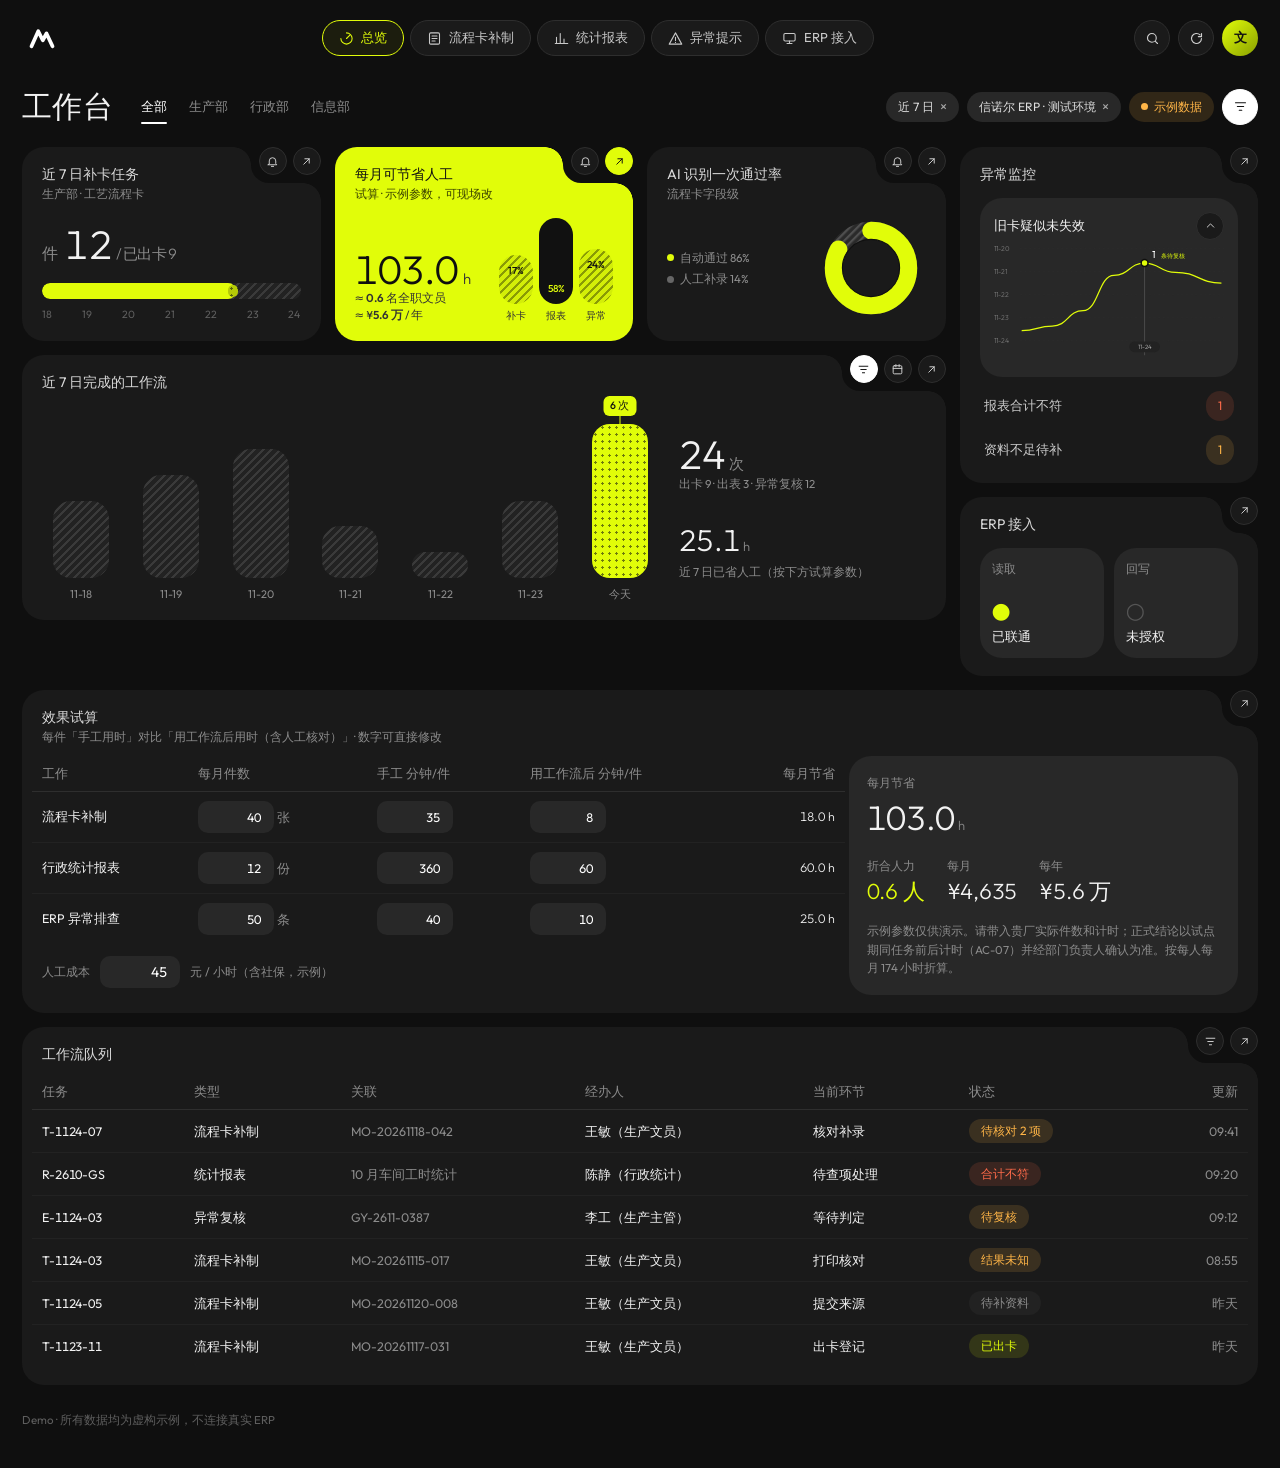
<file: khb-demo/index.html>
<!doctype html>
<html lang="zh-CN">
<head>
<meta charset="utf-8">
<meta name="viewport" content="width=device-width, initial-scale=1, viewport-fit=cover">
<title>AI 工作流工作台 · Demo</title>
<meta name="description" content="生产部补卡、行政统计报表、ERP 异常提示与接入验证的 AI 工作流演示（示例数据）">
<meta name="theme-color" content="#0F0F0F">
<link rel="icon" href="data:image/svg+xml,%3Csvg xmlns='http://www.w3.org/2000/svg' viewBox='0 0 40 40'%3E%3Crect width='40' height='40' rx='10' fill='%230F0F0F'/%3E%3Cpath d='M9 29l7-16 5 10 4-8 6 14' fill='none' stroke='%23E1FD09' stroke-width='4' stroke-linecap='round' stroke-linejoin='round'/%3E%3C/svg%3E">
<link rel="stylesheet" href="style.css">
</head>
<body>
<div class="shell">
  <header class="top">
    <div class="logo" aria-label="logo"><svg viewBox="0 0 40 40"><path d="M6 31l9-20 6 12 5-9 8 17" fill="none" stroke="#fff" stroke-width="5" stroke-linecap="round" stroke-linejoin="round"/></svg></div>
    <nav class="nav" id="nav">
      <button data-p="ov" class="on"><svg viewBox="0 0 24 24"><path d="M3 12a9 9 0 1 0 9-9"/><path d="M12 12l5-5"/></svg>总览</button>
      <button data-p="card"><svg viewBox="0 0 24 24"><rect x="4" y="3" width="16" height="18" rx="2"/><path d="M8 8h8M8 12h8M8 16h5"/></svg>流程卡补制</button>
      <button data-p="rpt"><svg viewBox="0 0 24 24"><path d="M4 20V10M10 20V4M16 20v-7M22 20H2"/></svg>统计报表</button>
      <button data-p="exc"><svg viewBox="0 0 24 24"><path d="M12 3l10 18H2z"/><path d="M12 10v5M12 18v.5"/></svg>异常提示</button>
      <button data-p="erp"><svg viewBox="0 0 24 24"><rect x="3" y="4" width="18" height="12" rx="2"/><path d="M8 20h8M12 16v4"/></svg>ERP 接入</button>
    </nav>
    <div class="top-r">
      <button class="ib" title="搜索"><svg viewBox="0 0 24 24"><circle cx="11" cy="11" r="7"/><path d="M20 20l-3.5-3.5"/></svg></button>
      <button class="ib" title="刷新" id="refresh"><svg viewBox="0 0 24 24"><path d="M20 12a8 8 0 1 1-2.3-5.7"/><path d="M20 4v5h-5"/></svg></button>
      <div class="avatar" title="生产部 · 文员">文</div>
    </div>
  </header>

  <div class="head">
    <h1 id="title">工作台</h1>
    <div class="subtabs" id="subtabs">
      <button class="on">全部</button><button>生产部</button><button>行政部</button><button>信息部</button>
    </div>
    <div class="head-r">
      <span class="chip">近 7 日 <span class="x">×</span></span>
      <span class="chip">信诺尔 ERP · 测试环境 <span class="x">×</span></span>
      <span class="chip warn"><span class="dot"></span>示例数据</span>
      <button class="ib white" title="筛选"><svg viewBox="0 0 24 24"><path d="M4 6h16M7 12h10M10 18h4"/></svg></button>
    </div>
  </div>

  <main>
    <section class="page on" id="p-ov"></section>
    <section class="page" id="p-card"></section>
    <section class="page" id="p-rpt"></section>
    <section class="page" id="p-exc"></section>
    <section class="page" id="p-erp"></section>
  </main>

  <footer class="foot">
    <span>Demo · 所有数据均为虚构示例，不连接真实 ERP</span>
  </footer>
</div>
<div class="toast" id="toast"></div>
<script src="app.js"></script>
</body>
</html>
</file>
<file: khb-demo/style.css>
@font-face { font-family: "Outfit"; font-weight: 300; font-display: swap; src: url(fonts/outfit-300.woff2) format("woff2"); }
@font-face { font-family: "Outfit"; font-weight: 400; font-display: swap; src: url(fonts/outfit-400.woff2) format("woff2"); }
@font-face { font-family: "Outfit"; font-weight: 500; font-display: swap; src: url(fonts/outfit-500.woff2) format("woff2"); }
@font-face { font-family: "Outfit"; font-weight: 600; font-display: swap; src: url(fonts/outfit-600.woff2) format("woff2"); }

:root {
  --bg: #0F0F0F;          /* 炭黑 */
  --card: #1A1A1A;
  --card2: #282828;       /* 石墨灰 */
  --line: #2E2E2E;
  --acid: #E1FD09;        /* 酸黄绿 */
  --acid-ink: #0F0F0F;
  --fg: #F2F2F2;
  --muted: #8C8C8C;
  --faint: #5E5E5E;
  --bad: #FF6B4A;
  --warn: #FFB547;
  --ok: #E1FD09;
  --r: 22px;
  --font: "Outfit", "PingFang SC", "HarmonyOS Sans SC", "Microsoft YaHei", "Noto Sans SC", system-ui, sans-serif;
  --hatch: repeating-linear-gradient(-45deg, #3A3A3A 0 2px, #222 2px 6px);
  --dots: radial-gradient(circle, rgba(15,15,15,.55) 1.1px, transparent 1.4px) 0 0/7px 7px;
  color-scheme: dark;
}
* { box-sizing: border-box; }
html, body { margin: 0; background: var(--bg); color: var(--fg); font-family: var(--font); font-size: 14px; line-height: 1.5; -webkit-font-smoothing: antialiased; }
button { font: inherit; color: inherit; cursor: pointer; border: 0; background: none; }
input, select, textarea { font: inherit; color: inherit; }
svg { display: block; }
.num { font-family: "Outfit", var(--font); font-variant-numeric: tabular-nums; font-weight: 300; letter-spacing: -.01em; }
.muted { color: var(--muted); }
.faint { color: var(--faint); }
.acid { color: var(--acid); }

/* ---------- 外框 ---------- */
.shell { max-width: 1480px; margin: 0 auto; padding: 18px 22px 40px; }
.top { display: flex; align-items: center; gap: 16px; }
.logo { width: 40px; height: 40px; display: grid; place-items: center; flex: 0 0 auto; }
.logo svg { width: 30px; height: 30px; }
.nav { flex: 1; display: flex; justify-content: center; gap: 6px; overflow-x: auto; scrollbar-width: none; }
.nav::-webkit-scrollbar { display: none; }
.nav button { flex: 0 0 auto; display: inline-flex; align-items: center; gap: 7px; height: 36px; padding: 0 16px; border-radius: 999px; background: var(--card); border: 1px solid var(--line); color: #C9C9C9; font-size: 13px; transition: .15s; }
.nav button svg { width: 15px; height: 15px; stroke: currentColor; fill: none; stroke-width: 1.7; stroke-linecap: round; stroke-linejoin: round; }
.nav button:hover { color: #fff; border-color: #444; }
.nav button.on { color: var(--acid); border-color: var(--acid); background: rgba(225,253,9,.06); }
.top-r { display: flex; gap: 8px; align-items: center; }
.ib { width: 36px; height: 36px; border-radius: 999px; background: var(--card); border: 1px solid var(--line); display: grid; place-items: center; color: #CFCFCF; flex: 0 0 auto; }
.ib svg { width: 15px; height: 15px; stroke: currentColor; fill: none; stroke-width: 1.8; stroke-linecap: round; stroke-linejoin: round; }
.ib:hover { color: #fff; border-color: #4a4a4a; }
.ib.white { background: #fff; color: #111; border-color: #fff; }
.ib.acidb { background: var(--acid); color: #111; border-color: var(--acid); }
.ib.sm { width: 28px; height: 28px; }
.ib.sm svg { width: 13px; height: 13px; }
.avatar { width: 36px; height: 36px; border-radius: 999px; background: linear-gradient(135deg, #E1FD09, #8AA000); color: #111; display: grid; place-items: center; font-weight: 600; font-size: 13px; }

.head { display: flex; flex-wrap: wrap; align-items: center; gap: 14px 28px; margin: 26px 0 18px; }
.head h1 { margin: 0; font-size: 30px; font-weight: 500; letter-spacing: .01em; }
.subtabs { display: flex; gap: 22px; font-size: 13px; color: var(--muted); }
.subtabs button { position: relative; padding: 4px 0; color: var(--muted); }
.subtabs button.on { color: #fff; }
.subtabs button.on::after { content: ""; position: absolute; left: 0; right: 0; bottom: -4px; height: 2px; border-radius: 2px; background: #fff; }
.head-r { margin-left: auto; display: flex; gap: 8px; align-items: center; flex-wrap: wrap; }
.chip { display: inline-flex; align-items: center; gap: 6px; height: 30px; padding: 0 12px; border-radius: 999px; background: var(--card2); font-size: 12px; color: #DDD; white-space: nowrap; }
.chip .x { opacity: .7; font-size: 13px; }
.chip.acid { background: var(--acid); color: #111; }
.chip.line { background: transparent; border: 1px solid var(--line); }
.chip.bad { background: rgba(255,107,74,.14); color: var(--bad); }
.chip.warn { background: rgba(255,181,71,.14); color: var(--warn); }
.chip.ok { background: rgba(225,253,9,.12); color: var(--acid); }
.chip.dim { background: #222; color: var(--muted); }
.dot { width: 7px; height: 7px; border-radius: 99px; background: currentColor; display: inline-block; flex: 0 0 auto; }

/* ---------- 卡片 + 凹角按钮 ---------- */
.grid { display: grid; gap: 14px; grid-template-columns: repeat(12, minmax(0, 1fr)); }
.card { position: relative; background: var(--card); border-radius: var(--r); padding: 18px 20px; min-width: 0; }
.card.in { background: var(--card2); }
.card.acidc { background: var(--acid); color: var(--acid-ink); }
.card h3 { margin: 0; font-size: 14px; font-weight: 400; color: #D9D9D9; line-height: 1.35; padding-right: 76px; }
.card.acidc h3 { color: #111; }
.card h3 small { display: block; font-size: 11.5px; color: var(--muted); margin-top: 2px; }
.notch { position: absolute; top: 0; right: 0; display: flex; gap: 6px; padding: 0 0 8px 8px; background: var(--bg); border-bottom-left-radius: 18px; }
.notch::before, .notch::after { content: ""; position: absolute; width: 18px; height: 18px; background: radial-gradient(circle at 0 100%, transparent 17.5px, var(--bg) 18px); }
.notch::before { left: -18px; top: 0; transform: scaleY(-1) scaleY(-1); background: radial-gradient(circle at 0 100%, transparent 17.5px, var(--bg) 18px); }
.notch::after { right: 0; bottom: -18px; background: radial-gradient(circle at 0 100%, transparent 17.5px, var(--bg) 18px); }
.notch.on-acid .ib { background: var(--card); }
.notch .ib.acidb { background: var(--acid); color: #111; border-color: var(--acid); }
.notch .ib.white { background: #fff; color: #111; }
.card.in .notch, .card .card.in .notch { background: var(--card); }
.card .card.in .notch::before, .card .card.in .notch::after { background: radial-gradient(circle at 0 100%, transparent 17.5px, var(--card) 18px); }

.c3 { grid-column: span 3; } .c4 { grid-column: span 4; } .c5 { grid-column: span 5; } .c6 { grid-column: span 6; }
.c7 { grid-column: span 7; } .c8 { grid-column: span 8; } .c9 { grid-column: span 9; } .c12 { grid-column: span 12; }
.stack { display: grid; gap: 14px; align-content: start; }
.big { font-size: 40px; font-weight: 300; line-height: 1.05; letter-spacing: -.02em; }
.big small { font-size: 15px; color: var(--muted); margin-left: 4px; font-weight: 300; }
.card.acidc .big small { color: #333; }

.hbar { height: 16px; border-radius: 99px; background: var(--hatch); overflow: hidden; position: relative; }
.hbar i { position: absolute; inset: 0 auto 0 0; background: var(--acid); border-radius: 99px; }
.hbar i::after { content: ""; position: absolute; right: -2px; top: 2px; bottom: 2px; width: 10px; background: var(--dots), var(--acid); filter: brightness(.8); border-radius: 99px; }
.days { display: flex; justify-content: space-between; font-size: 10.5px; color: var(--faint); margin-top: 8px; }

.pill-col { width: 44px; border-radius: 99px; display: flex; align-items: flex-end; justify-content: center; font-size: 10px; padding-bottom: 8px; font-weight: 500; }
.pill-col.dark { background: #111; color: var(--acid); }
.pill-col.hatch { background: repeating-linear-gradient(-45deg, rgba(0,0,0,.35) 0 2px, transparent 2px 6px); color: #111; align-items: flex-start; padding-top: 8px; }
.pill-col.dotted { background: var(--dots); }

.legend { display: grid; gap: 4px; font-size: 11.5px; color: var(--muted); }
.legend span { display: inline-flex; align-items: center; gap: 6px; }

/* 柱状 */
.bars { display: flex; align-items: flex-end; gap: 12px; height: 210px; padding-top: 30px; }
.bars .b { flex: 1; display: flex; flex-direction: column; align-items: center; gap: 8px; height: 100%; justify-content: flex-end; position: relative; min-width: 0; }
.bars .col { width: 100%; max-width: 56px; border-radius: 18px; background: var(--hatch); position: relative; }
.bars .col.lo { background: #1F1F1F; }
.bars .col.hi { background: var(--dots), var(--acid); }
.bars .lab { font-size: 11px; color: var(--muted); }
.bars .tip { position: absolute; top: -26px; left: 50%; transform: translateX(-50%); background: var(--acid); color: #111; font-size: 10.5px; padding: 2px 7px; border-radius: 6px; white-space: nowrap; font-weight: 500; }
.bars .tip::after { content: ""; position: absolute; left: 50%; bottom: -10px; width: 1px; height: 10px; background: var(--acid); }

/* 表格 */
.tbl { width: 100%; border-collapse: collapse; font-size: 12.5px; }
.tbl th { text-align: left; font-weight: 400; color: var(--muted); padding: 8px 10px; border-bottom: 1px solid var(--line); white-space: nowrap; }
.tbl td { white-space: nowrap; padding: 9px 10px; border-bottom: 1px solid #222; vertical-align: middle; }
.tbl tr:last-child td { border-bottom: 0; }
.tbl tr.hl td { background: rgba(225,253,9,.08); }
.tbl tr.bad td { background: rgba(255,107,74,.08); }
.tbl tr.click { cursor: pointer; }
.tbl tr.click:hover td { background: #222; }
.tbl td.r, .tbl th.r { text-align: right; }
.tblwrap { overflow-x: auto; margin: 0 -10px; }

/* 按钮 */
.btn { display: inline-flex; align-items: center; justify-content: center; gap: 7px; height: 38px; padding: 0 18px; border-radius: 999px; font-size: 13px; background: var(--card2); color: #EEE; border: 1px solid transparent; transition: .15s; white-space: nowrap; }
.btn:hover { background: #333; }
.btn.acidb { background: var(--acid); color: #111; font-weight: 500; }
.btn.acidb:hover { filter: brightness(1.06); }
.btn.line { background: transparent; border-color: #3A3A3A; }
.btn.white { background: #fff; color: #111; }
.btn.sm { height: 30px; padding: 0 12px; font-size: 12px; }
.btn[disabled] { opacity: .35; pointer-events: none; }
.btn svg { width: 14px; height: 14px; stroke: currentColor; fill: none; stroke-width: 2; stroke-linecap: round; stroke-linejoin: round; }
.row { display: flex; gap: 10px; align-items: center; flex-wrap: wrap; }
.sp { flex: 1; }
.field { display: grid; gap: 6px; font-size: 12px; color: var(--muted); }
.inp { height: 38px; border-radius: 12px; background: var(--card2); border: 1px solid transparent; padding: 0 12px; color: #fff; outline: none; min-width: 0; }
.inp:focus { border-color: var(--acid); }
select.inp { appearance: none; padding-right: 30px; background: var(--card2) url("data:image/svg+xml,%3Csvg xmlns='http://www.w3.org/2000/svg' width='10' height='6'%3E%3Cpath d='M1 1l4 4 4-4' stroke='%23aaa' fill='none' stroke-width='1.5'/%3E%3C/svg%3E") no-repeat right 12px center; }

/* 步骤条 */
.steps { display: flex; gap: 6px; overflow-x: auto; scrollbar-width: none; }
.steps .s { flex: 1 0 auto; display: flex; align-items: center; gap: 8px; height: 40px; padding: 0 14px 0 6px; border-radius: 999px; background: var(--card); color: var(--muted); font-size: 12.5px; }
.steps .s b { width: 28px; height: 28px; border-radius: 99px; display: grid; place-items: center; background: var(--card2); font-weight: 500; font-size: 12px; color: #bbb; }
.steps .s.done { color: #ddd; }
.steps .s.done b { background: #111; color: var(--acid); }
.steps .s.cur { background: var(--acid); color: #111; font-weight: 500; }
.steps .s.cur b { background: #111; color: var(--acid); }

/* 列表项 */
.li { display: flex; gap: 12px; align-items: center; padding: 12px; border-radius: 16px; background: var(--card2); cursor: pointer; border: 1px solid transparent; }
.li:hover { border-color: #3c3c3c; }
.li.on { border-color: var(--acid); }
.li .t { font-size: 13px; color: #eee; }
.li .d { font-size: 11.5px; color: var(--muted); }
.list { display: grid; gap: 8px; }

/* 识别字段 */
.ftbl td.v input { width: 100%; height: 30px; border-radius: 8px; background: #141414; border: 1px solid #333; padding: 0 8px; color: #fff; outline: none; }
.ftbl td.v input:focus { border-color: var(--acid); }
.conf { display: inline-flex; align-items: center; gap: 6px; font-size: 11.5px; }
.conf i { width: 36px; height: 5px; border-radius: 9px; background: #333; position: relative; overflow: hidden; }
.conf i::after { content: ""; position: absolute; inset: 0 auto 0 0; width: var(--w); background: var(--c, var(--acid)); }

/* 扫描件 */
.scan { position: relative; border-radius: 16px; overflow: hidden; background: #2a2a2a; padding: 22px 18px; }
.paper { background: #e9e5da; color: #2b2b2b; transform: rotate(-1.2deg); border-radius: 4px; padding: 14px 14px 16px; box-shadow: 0 14px 30px -10px rgba(0,0,0,.8); font-family: "Kaiti SC", "STKaiti", "KaiTi", serif; font-size: 11.5px; position: relative; }
.paper::after { content: ""; position: absolute; inset: 0; background: linear-gradient(120deg, rgba(255,255,255,.18), transparent 40%, rgba(0,0,0,.06)); pointer-events: none; }
.paper h4 { margin: 0 0 8px; text-align: center; font-size: 14px; letter-spacing: .3em; font-family: var(--font); font-weight: 600; }
.paper table { width: 100%; border-collapse: collapse; }
.paper td, .paper th { border: 1px solid #6a6a6a; padding: 3px 5px; font-weight: 400; text-align: left; height: 22px; }
.paper th { font-family: var(--font); font-size: 10.5px; background: rgba(0,0,0,.04); white-space: nowrap; }
.paper .hw { color: #1d3a8a; }
.paper .blur { filter: blur(1.6px); opacity: .7; }
.paper .stain { position: absolute; width: 90px; height: 60px; right: 18px; top: 120px; border-radius: 50%; background: radial-gradient(rgba(120,90,40,.25), transparent 70%); }
.mark { outline: 2px solid var(--bad); outline-offset: 1px; border-radius: 2px; }
.mark.w { outline-color: var(--warn); }

/* 打印预览 */
.print { background: #fff; color: #111; border-radius: 6px; padding: 20px 22px; font-size: 11.5px; font-family: var(--font); box-shadow: 0 20px 40px -18px rgba(0,0,0,.9); }
.print h4 { margin: 0; font-size: 16px; letter-spacing: .2em; text-align: center; }
.print .meta { display: flex; justify-content: space-between; font-size: 10.5px; color: #555; margin: 6px 0 10px; }
.print table { width: 100%; border-collapse: collapse; }
.print td, .print th { border: 1px solid #222; padding: 4px 6px; text-align: left; font-weight: 400; }
.print th { background: #f0f0f0; white-space: nowrap; }
.barcode { height: 34px; width: 150px; background: repeating-linear-gradient(90deg, #111 0 2px, #fff 2px 3px, #111 3px 4px, #fff 4px 7px, #111 7px 10px, #fff 10px 11px); }
.stamp { display: inline-block; border: 2px solid #c0392b; color: #c0392b; padding: 1px 8px; border-radius: 4px; transform: rotate(-6deg); font-weight: 600; letter-spacing: .1em; }

/* 时间线 */
.tl { display: grid; gap: 0; font-size: 12.5px; }
.tl .e { display: grid; grid-template-columns: 54px 14px 1fr; gap: 10px; padding: 7px 0; }
.tl .e .tm { color: var(--faint); font-size: 11.5px; }
.tl .e .nd { width: 9px; height: 9px; border-radius: 99px; background: #444; margin-top: 5px; position: relative; }
.tl .e .nd.a { background: var(--acid); }
.tl .e .nd.r { background: var(--bad); }
.tl .e .nd.y { background: var(--warn); }

.banner { display: flex; gap: 10px; align-items: center; padding: 10px 14px; border-radius: 14px; background: #161616; border: 1px dashed #3a3a3a; font-size: 12.5px; color: #cfcfcf; }
.banner svg { width: 16px; height: 16px; stroke: var(--acid); fill: none; stroke-width: 2; flex: 0 0 auto; }

.issue { border-radius: 16px; background: var(--card2); padding: 14px; display: grid; gap: 6px; cursor: pointer; border: 1px solid transparent; }
.issue.on { border-color: var(--acid); }
.issue .t { display: flex; gap: 8px; align-items: center; font-size: 13px; }
.issue .d { font-size: 12px; color: var(--muted); }

.pipe { display: grid; gap: 8px; }
.pipe .p { display: flex; align-items: center; gap: 10px; font-size: 12.5px; color: var(--muted); }
.pipe .p i { width: 18px; height: 18px; border-radius: 99px; border: 1.5px solid #444; display: grid; place-items: center; flex: 0 0 auto; }
.pipe .p.done { color: #eee; }
.pipe .p.done i { background: var(--acid); border-color: var(--acid); }
.pipe .p.done i::after { content: ""; width: 7px; height: 4px; border-left: 2px solid #111; border-bottom: 2px solid #111; transform: rotate(-45deg) translate(1px,-1px); }
.pipe .p.run i { border-color: var(--acid); border-top-color: transparent; animation: spin .8s linear infinite; }
@keyframes spin { to { transform: rotate(360deg); } }

.check { display: grid; grid-template-columns: 26px 1fr auto; gap: 10px; align-items: center; padding: 11px 0; border-bottom: 1px solid #242424; font-size: 13px; }
.check:last-child { border-bottom: 0; }
.check .ic { width: 26px; height: 26px; border-radius: 99px; display: grid; place-items: center; background: #222; color: var(--muted); font-size: 12px; }
.check .ic.ok { background: var(--acid); color: #111; }
.check .ic.no { background: rgba(255,107,74,.18); color: var(--bad); }
.check .ic.lock { background: #2a2a2a; color: var(--warn); }
.check .ic.run { border: 2px solid var(--acid); border-top-color: transparent; background: transparent; animation: spin .8s linear infinite; }
.check small { display: block; color: var(--muted); font-size: 11.5px; }

/* ERP 窗口示意 */
.erp { border-radius: 14px; overflow: hidden; background: #d9dde3; color: #222; font-family: "Microsoft YaHei", "PingFang SC", sans-serif; font-size: 11.5px; display: grid; grid-template-columns: 1fr 230px; min-height: 300px; }
.erp .main { padding: 0; }
.erp .bar { background: linear-gradient(#4a6fa5, #355a8f); color: #fff; padding: 6px 10px; font-size: 12px; }
.erp .menu { background: #eef0f3; padding: 4px 10px; border-bottom: 1px solid #b8bec8; display: flex; gap: 14px; color: #333; }
.erp table { width: 100%; border-collapse: collapse; background: #fff; }
.erp td, .erp th { border: 1px solid #c4c9d1; padding: 3px 6px; text-align: left; font-weight: 400; }
.erp th { background: #e9ecf1; }
.erp tr.sel td { background: #cfe0ff; }
.erp .plug { background: var(--bg); color: var(--fg); padding: 12px; display: grid; gap: 8px; align-content: start; font-family: var(--font); }
.erp .plug .msg { background: var(--card2); border-radius: 12px; padding: 8px 10px; font-size: 11.5px; line-height: 1.5; }
.erp .plug .msg.me { background: var(--acid); color: #111; justify-self: end; }

.toast { position: fixed; left: 50%; bottom: 28px; transform: translateX(-50%) translateY(20px); background: var(--acid); color: #111; padding: 10px 18px; border-radius: 999px; font-size: 13px; font-weight: 500; opacity: 0; transition: .25s; pointer-events: none; z-index: 50; box-shadow: 0 10px 30px -10px rgba(225,253,9,.5); }
.toast.show { opacity: 1; transform: translateX(-50%) translateY(0); }
.foot { margin-top: 26px; font-size: 11.5px; color: var(--faint); display: flex; flex-wrap: wrap; gap: 6px 18px; }
.sec-t { font-size: 12px; color: var(--muted); margin: 0 0 10px; letter-spacing: .04em; }
.kv { display: grid; grid-template-columns: auto 1fr; gap: 6px 14px; font-size: 12.5px; }
.kv dt { color: var(--muted); }
.kv dd { margin: 0; }
.seg { display: inline-flex; background: var(--card2); border-radius: 999px; padding: 3px; gap: 2px; }
.seg button { height: 28px; padding: 0 12px; border-radius: 99px; font-size: 12px; color: var(--muted); }
.seg button.on { background: #fff; color: #111; }
.page { display: none; }
.page.on { display: block; animation: fade .25s ease; }
@keyframes fade { from { opacity: 0; transform: translateY(4px); } }
.gap { height: 14px; }
.mini-tag { font-size: 10.5px; padding: 1px 7px; border-radius: 99px; background: #111; color: var(--acid); }
textarea.inp { height: auto; padding: 10px 12px; resize: vertical; }

@media (max-width: 1180px) {
  .c3 { grid-column: span 6; } .c4, .c5, .c7, .c8, .c9 { grid-column: span 12; } .c6 { grid-column: span 12; }
}
@media (max-width: 720px) {
  .shell { padding: 12px 16px 32px; }
  .c3 { grid-column: span 12; }
  .top { flex-wrap: wrap; }
  .nav { order: 3; flex-basis: 100%; justify-content: flex-start; }
  .top-r { margin-left: auto; }
  .head h1 { font-size: 24px; }
  .head-r { margin-left: 0; }
  .big { font-size: 34px; }
  .erp { grid-template-columns: 1fr; }
  .bars { gap: 6px; }
}
.split { display: grid; grid-template-columns: minmax(0,1.5fr) minmax(170px,.6fr); gap: 20px; align-items: end; }
@media (max-width: 720px) { .split { grid-template-columns: 1fr; } .split > div:last-child { padding-bottom: 0 !important; } }

/* 效果试算表 */
.roitbl .roi-in, .roi-in { height: 32px; width: 76px; border-radius: 10px; text-align: right; font-variant-numeric: tabular-nums; }
.roitbl td { vertical-align: middle; }
</file>
